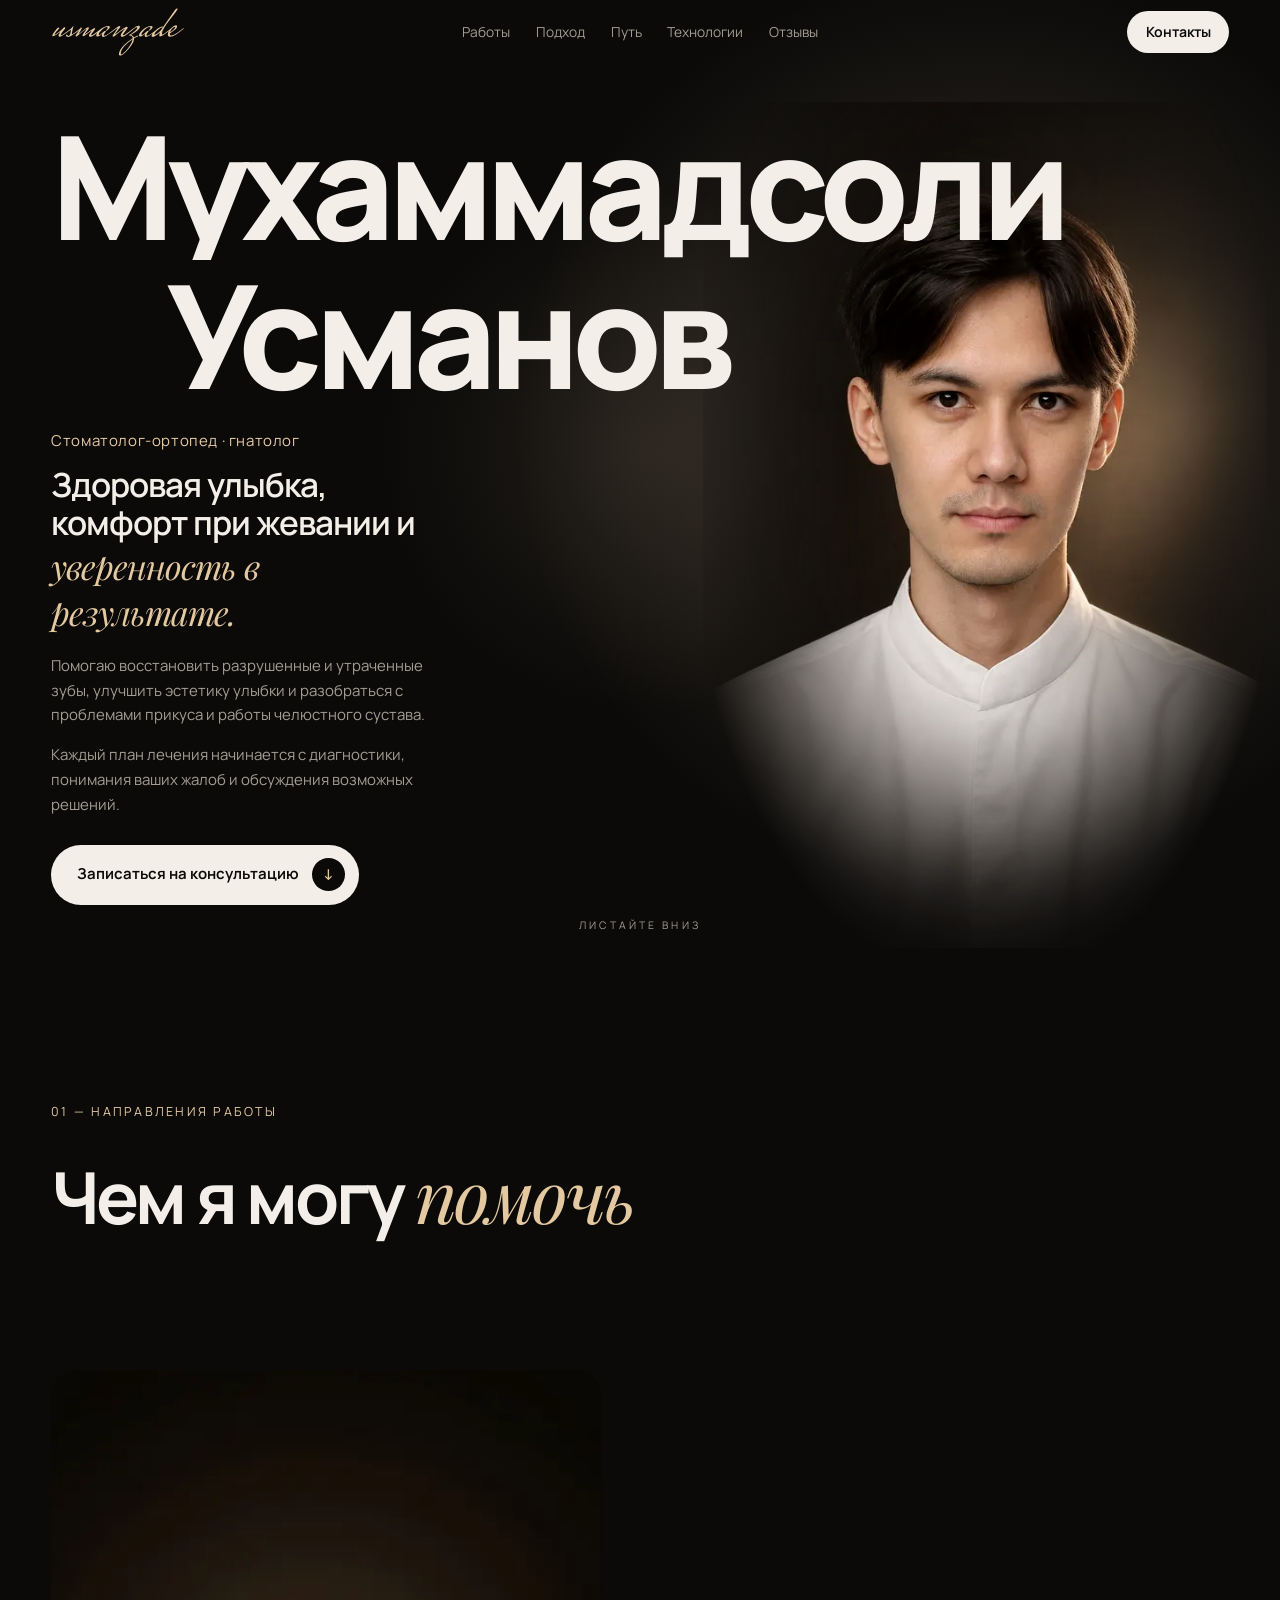
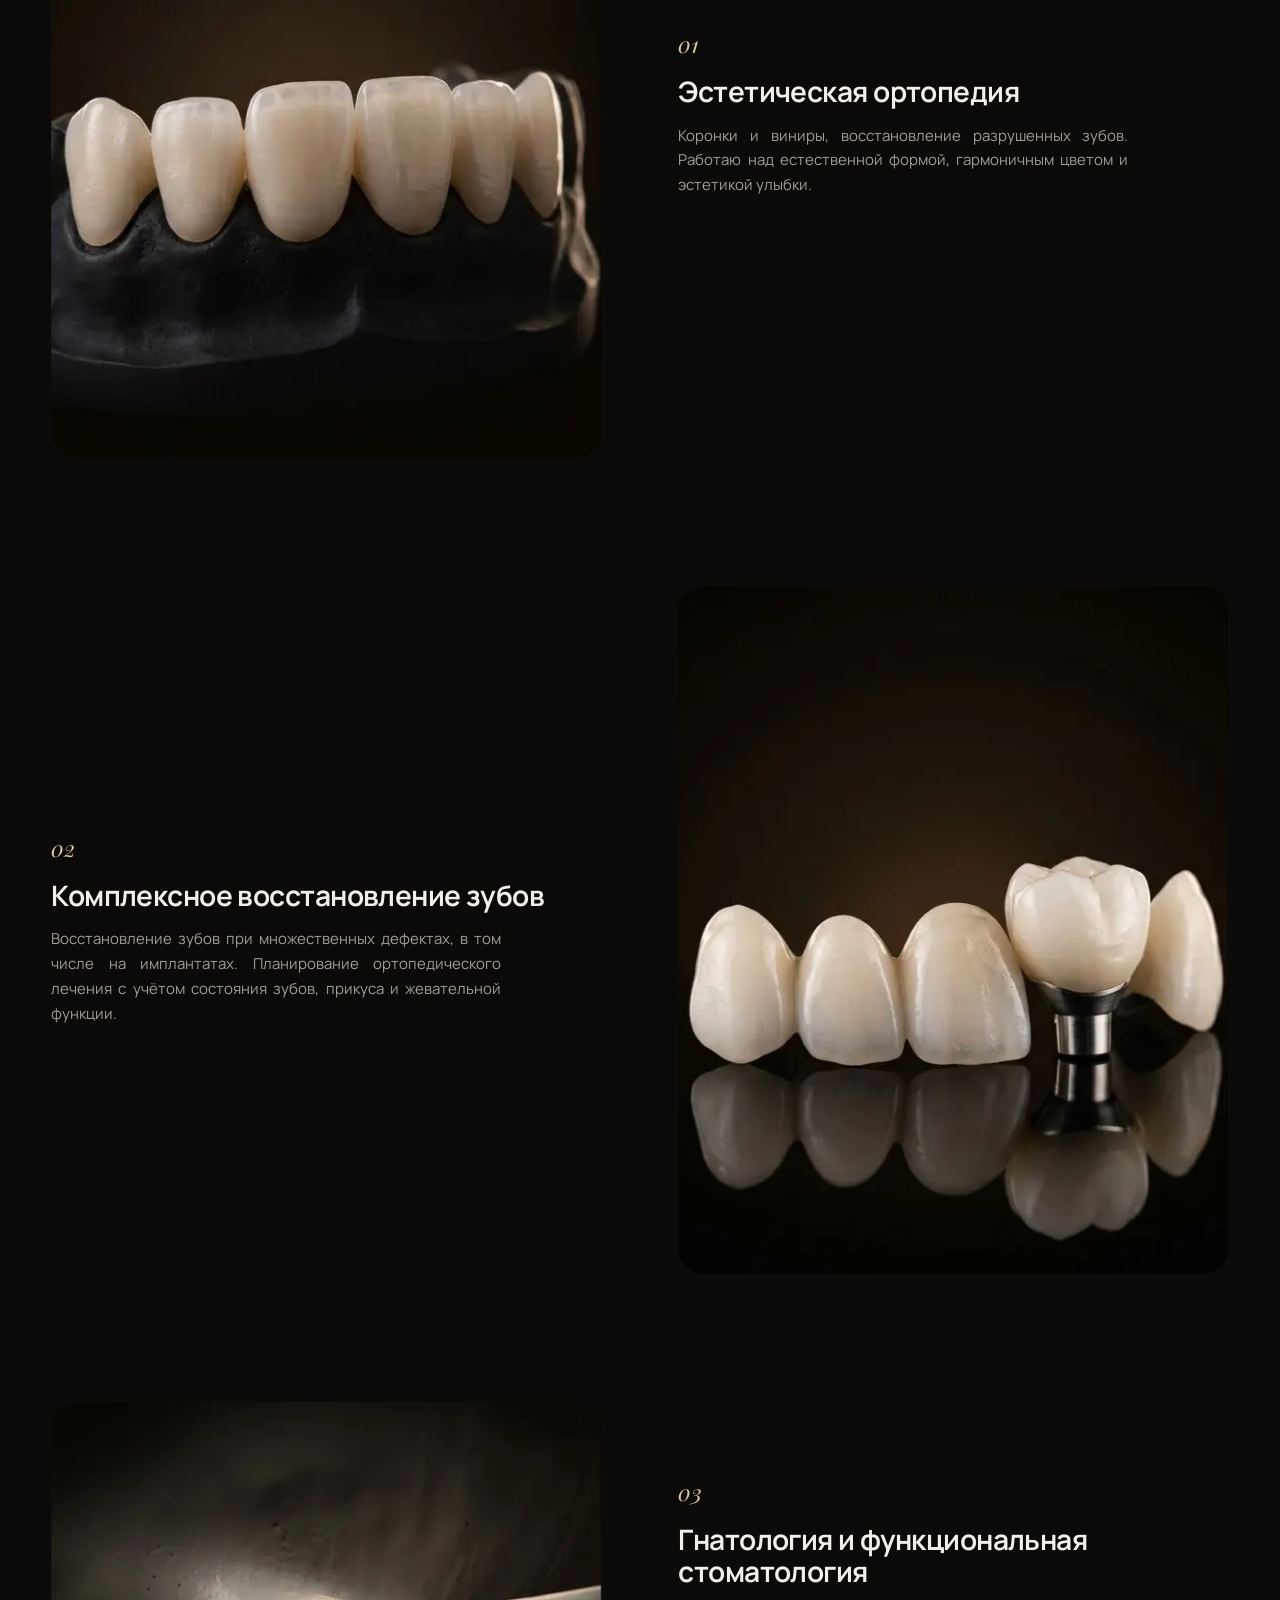
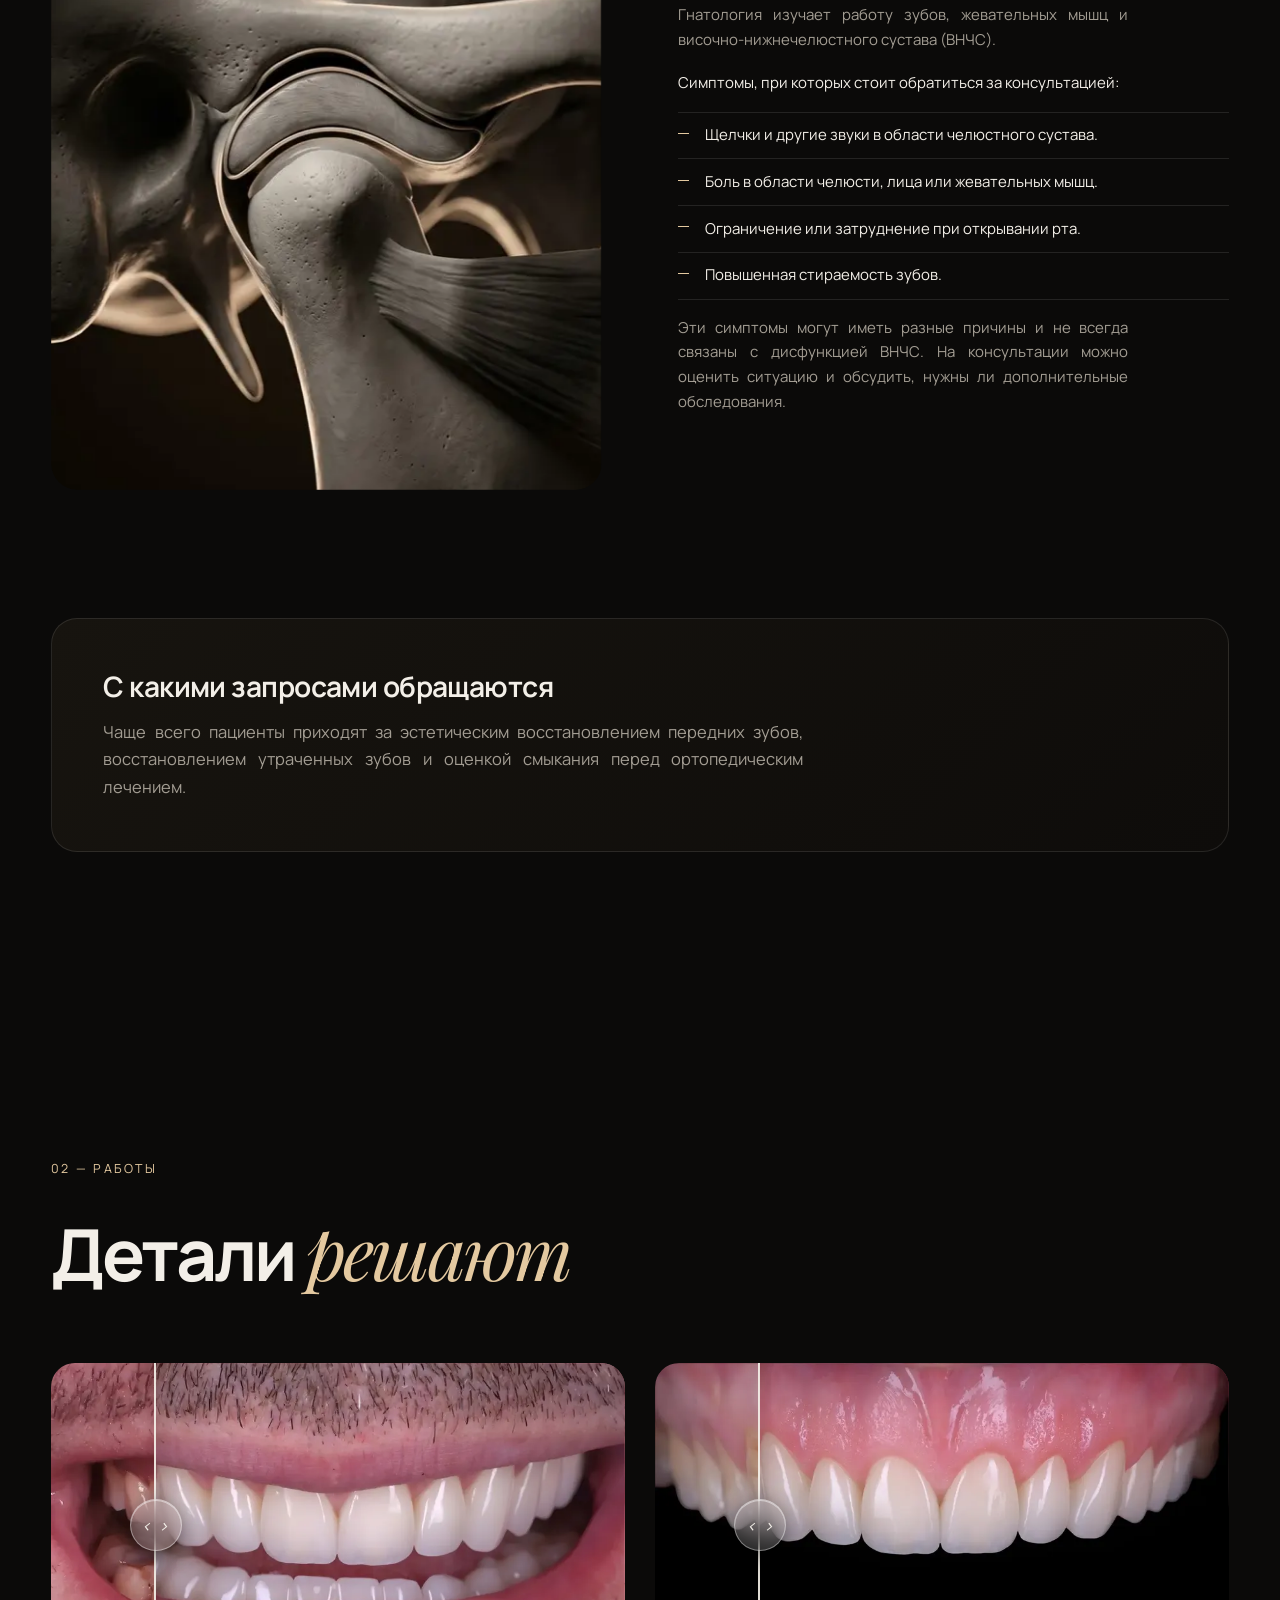
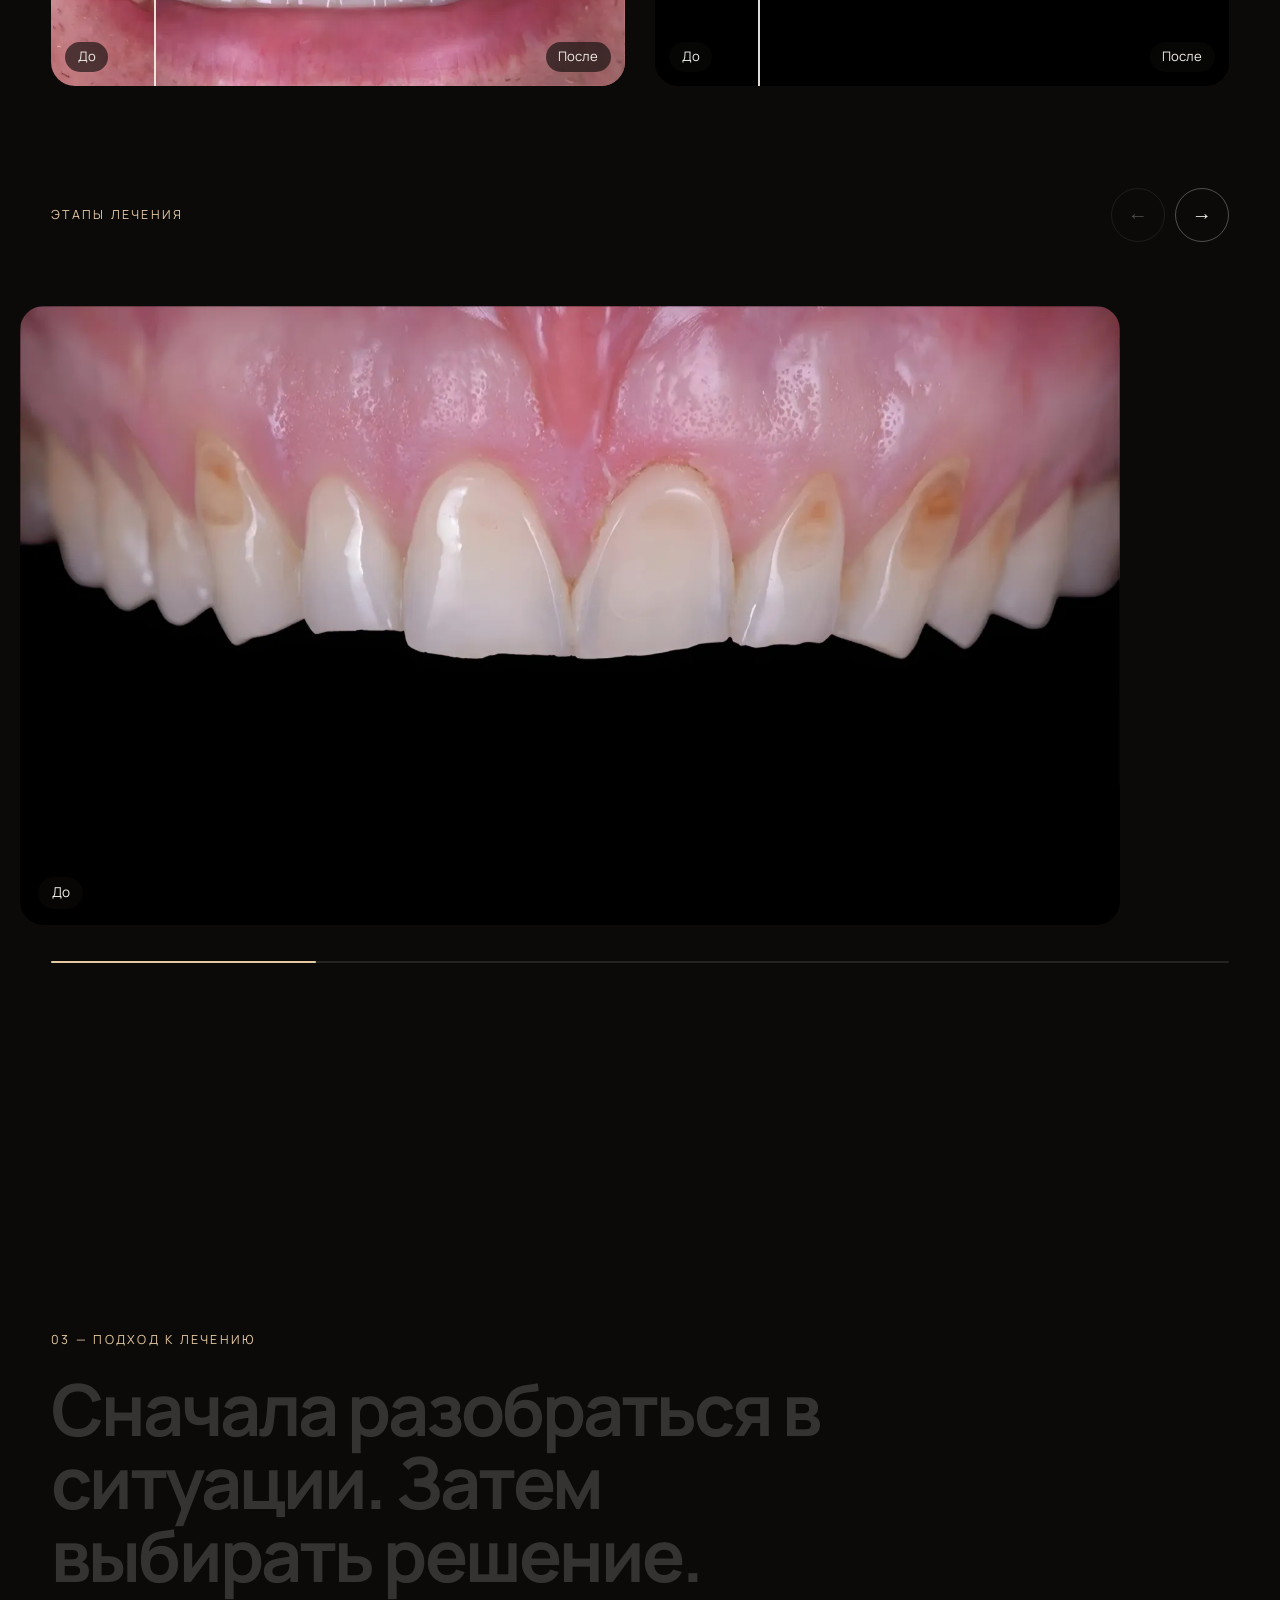
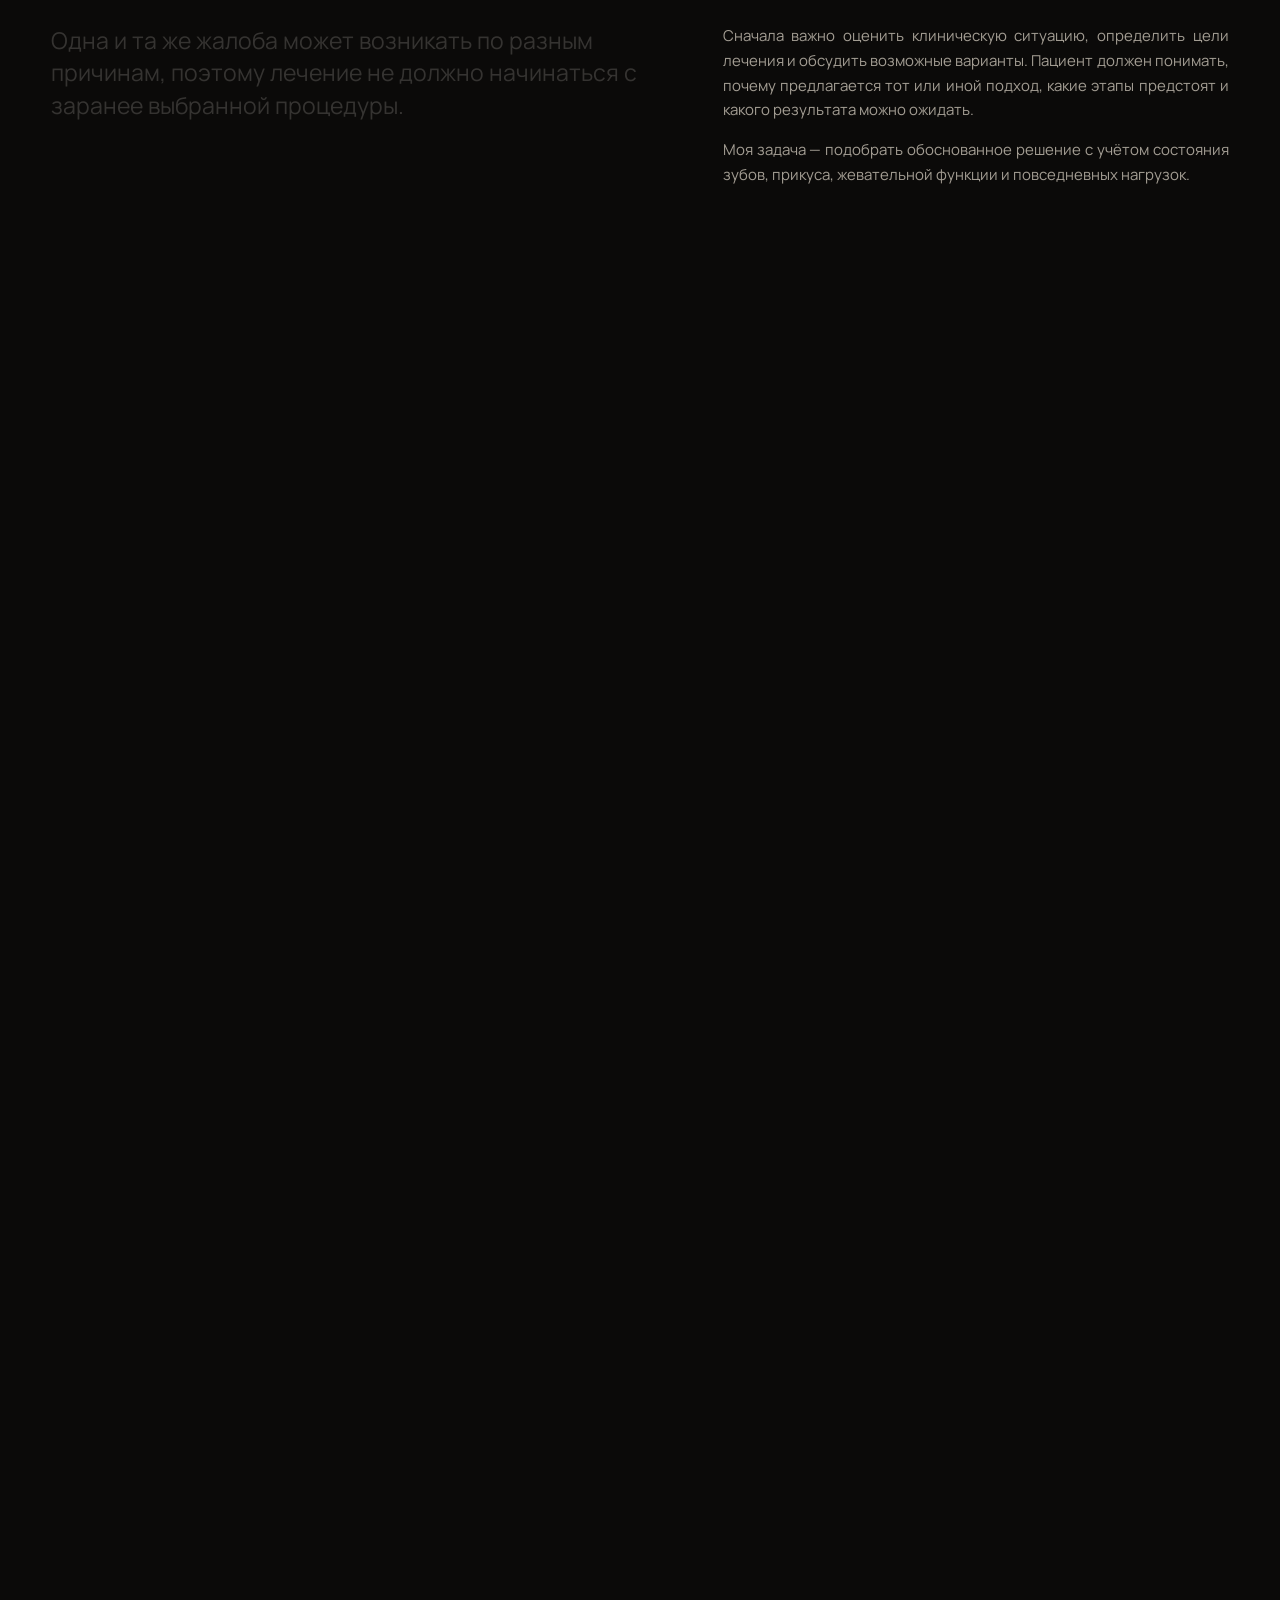
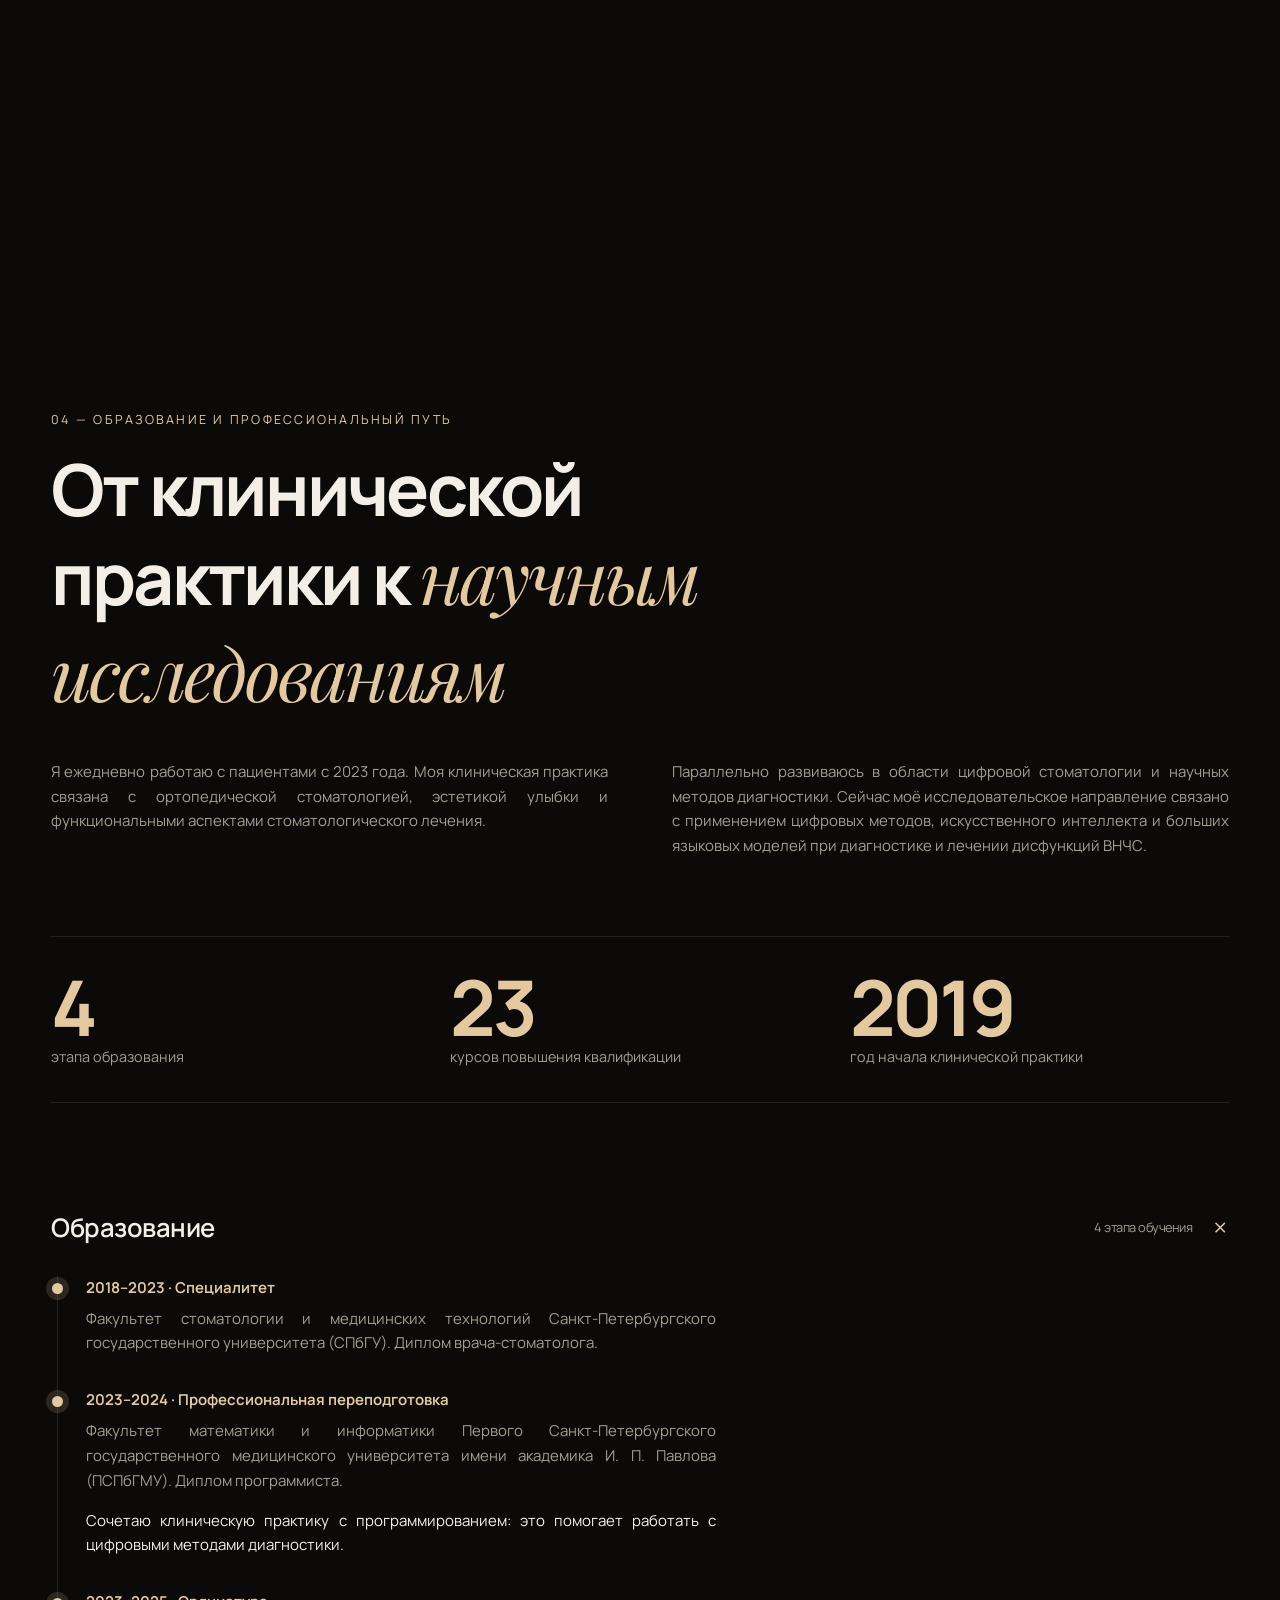
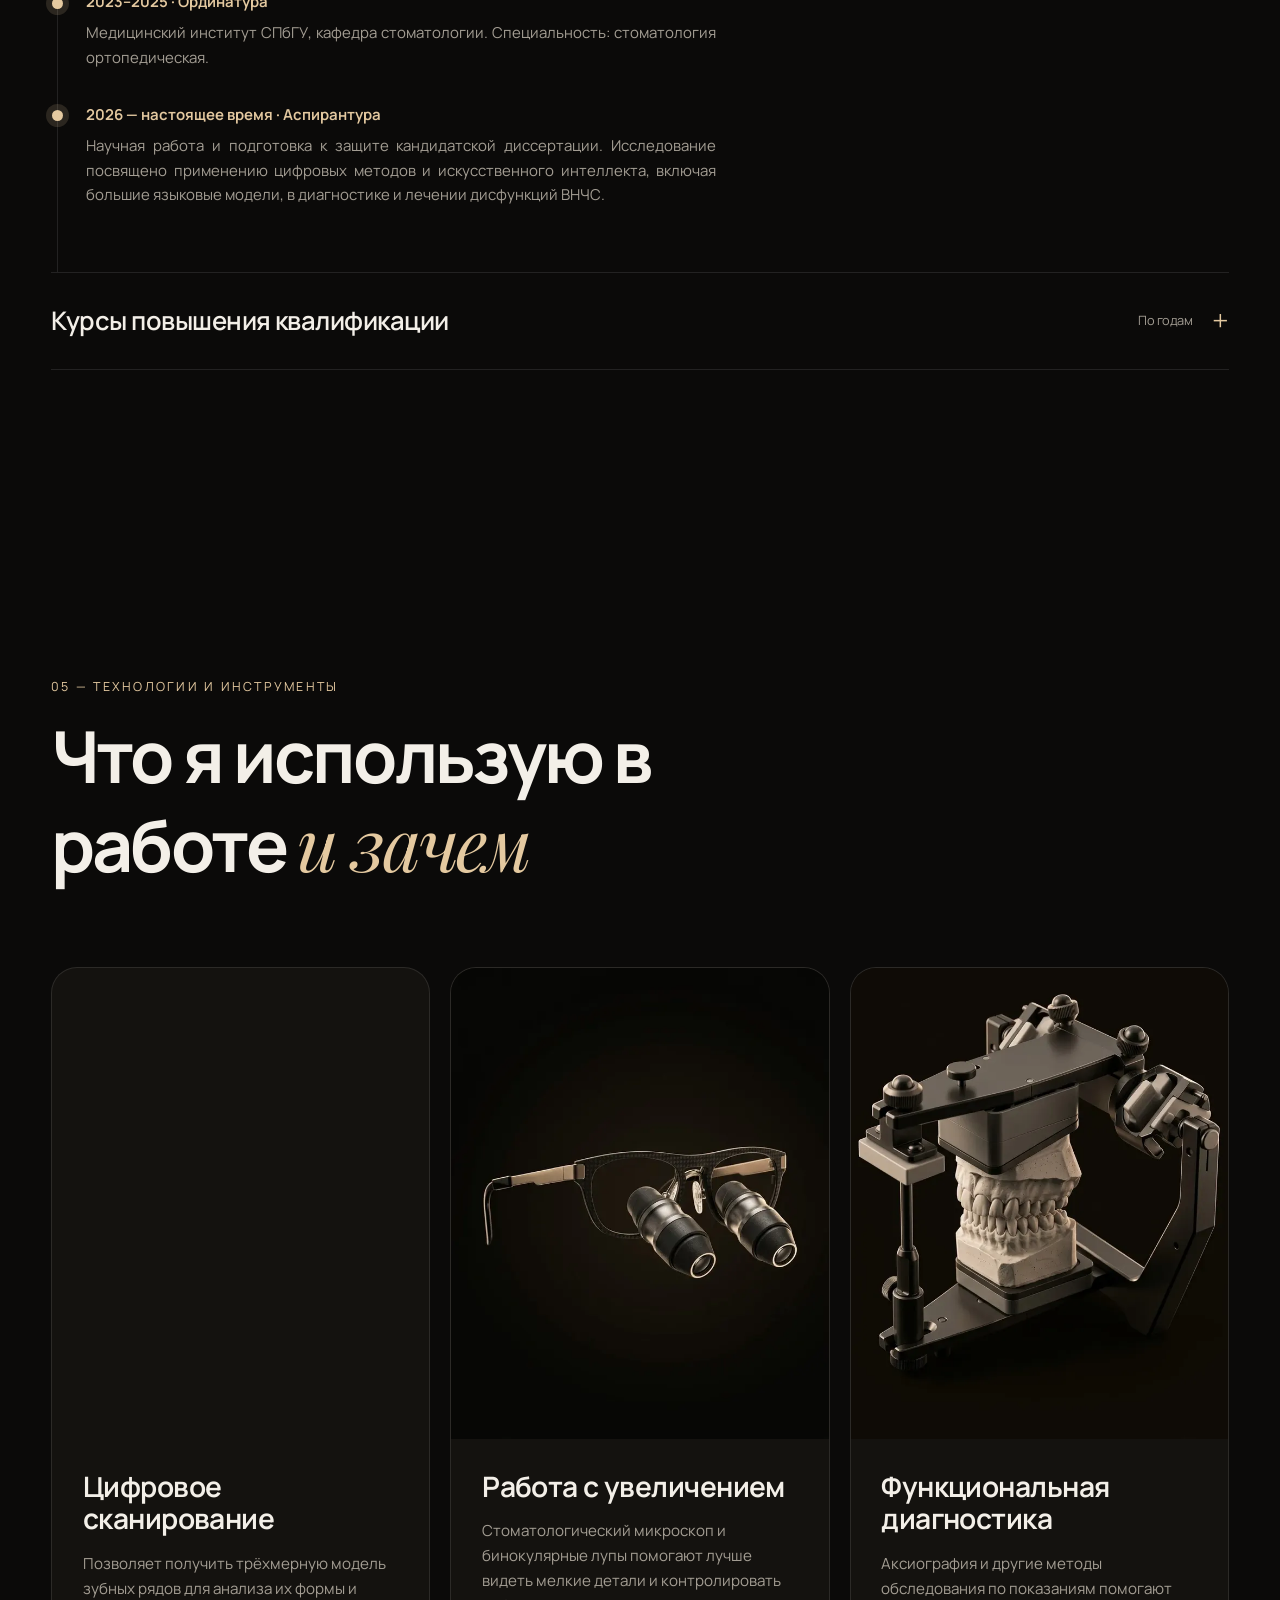
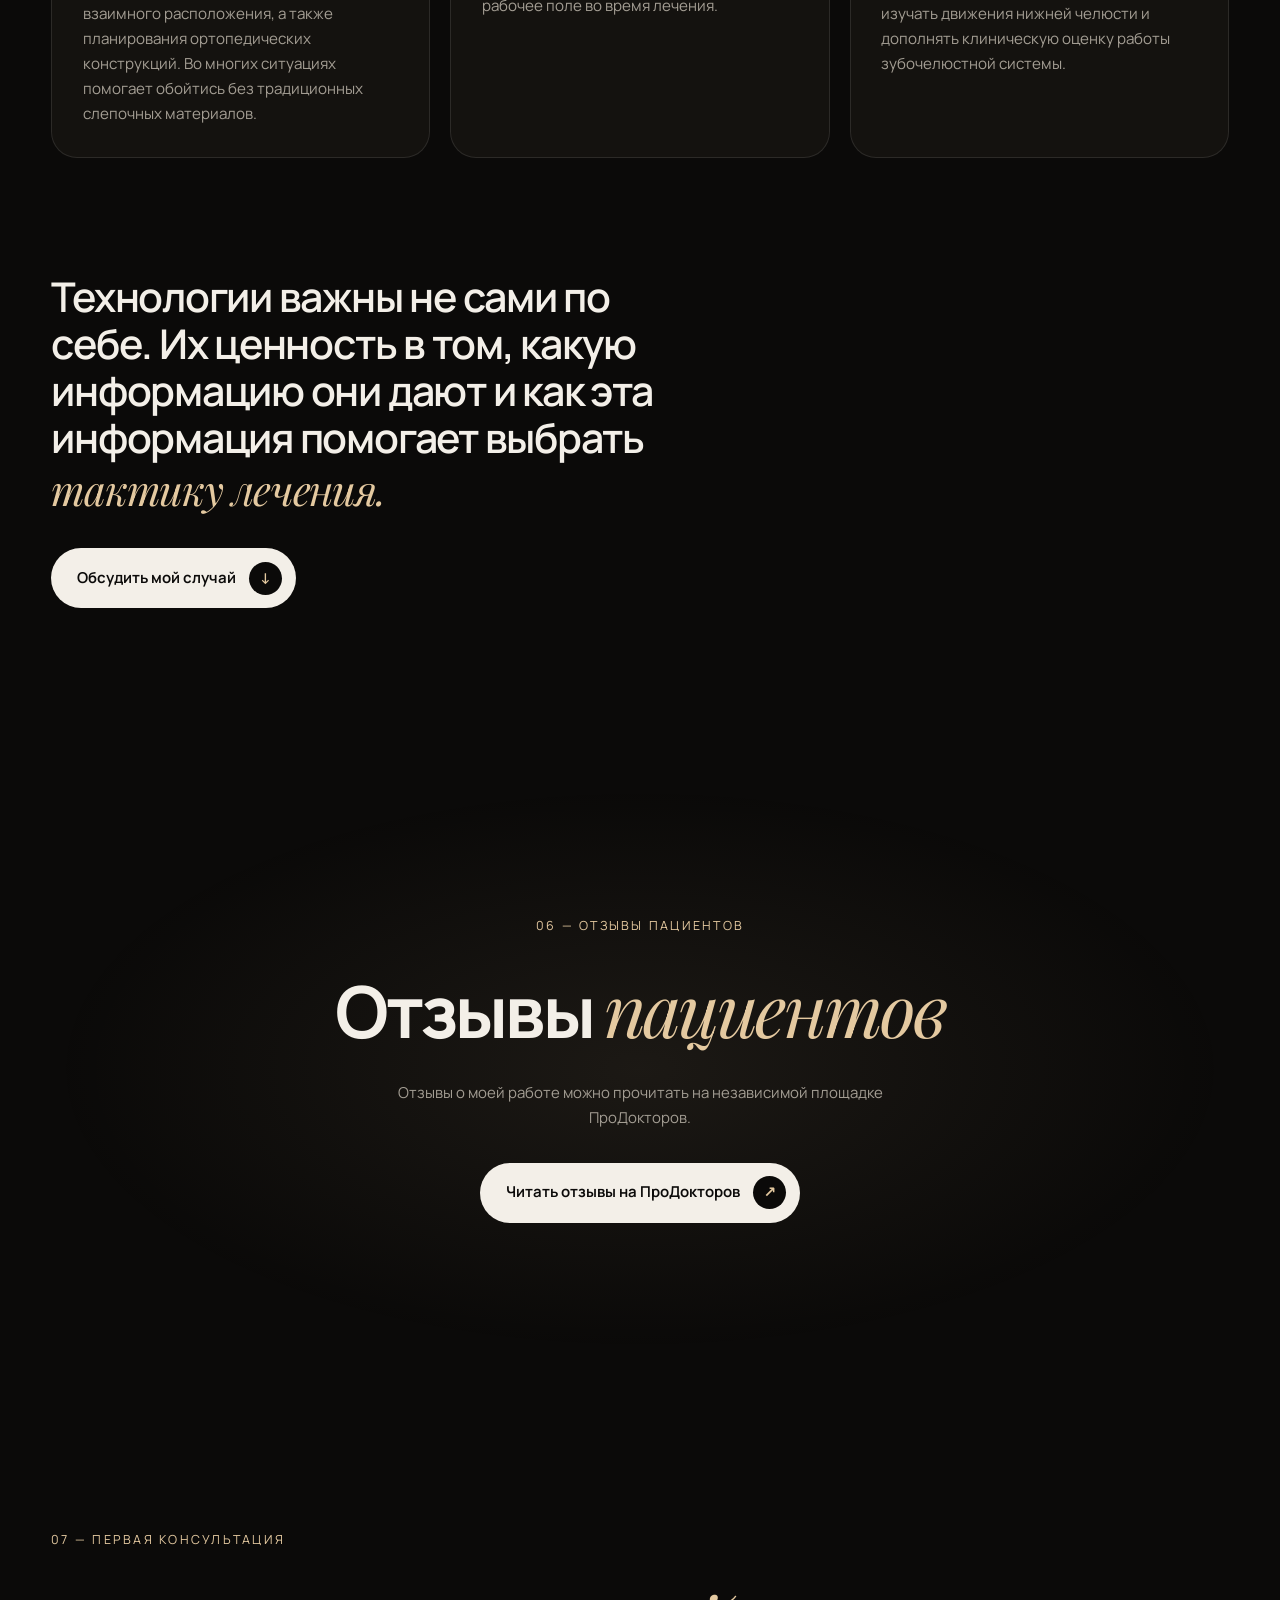
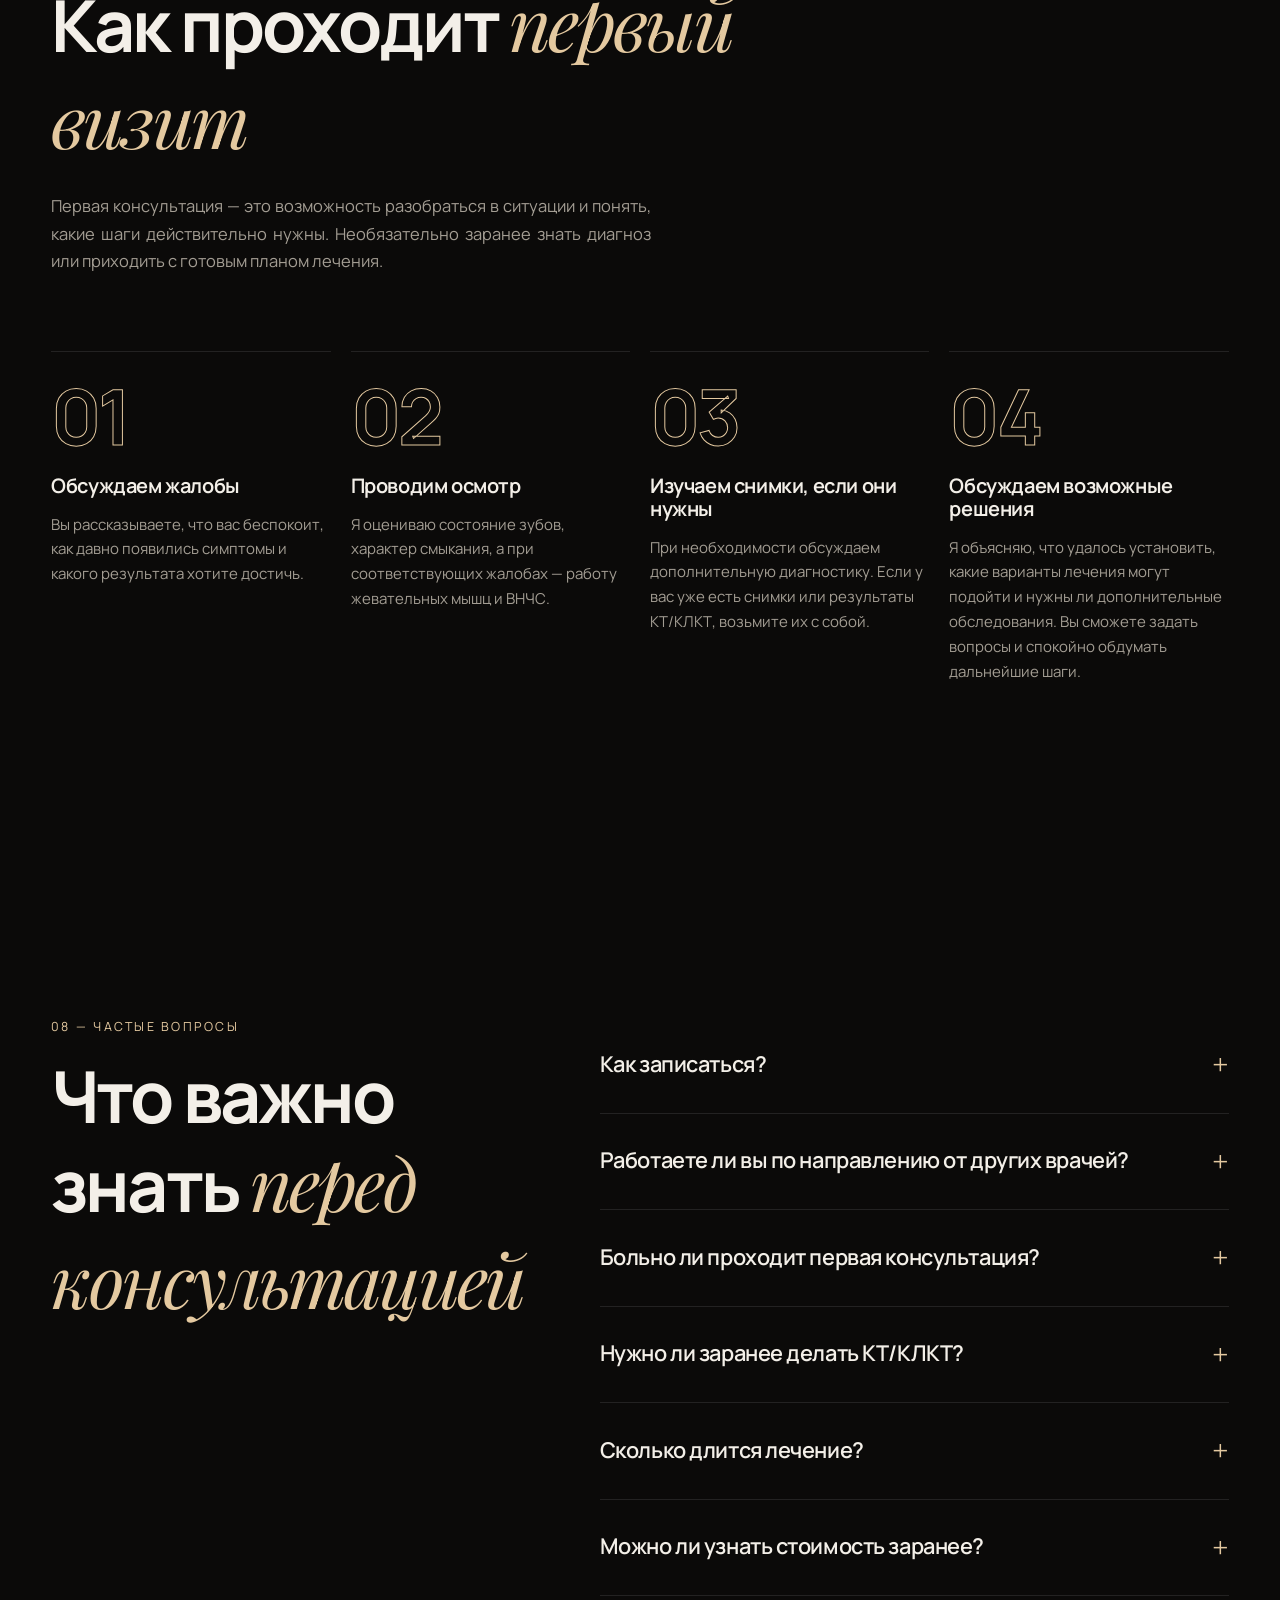
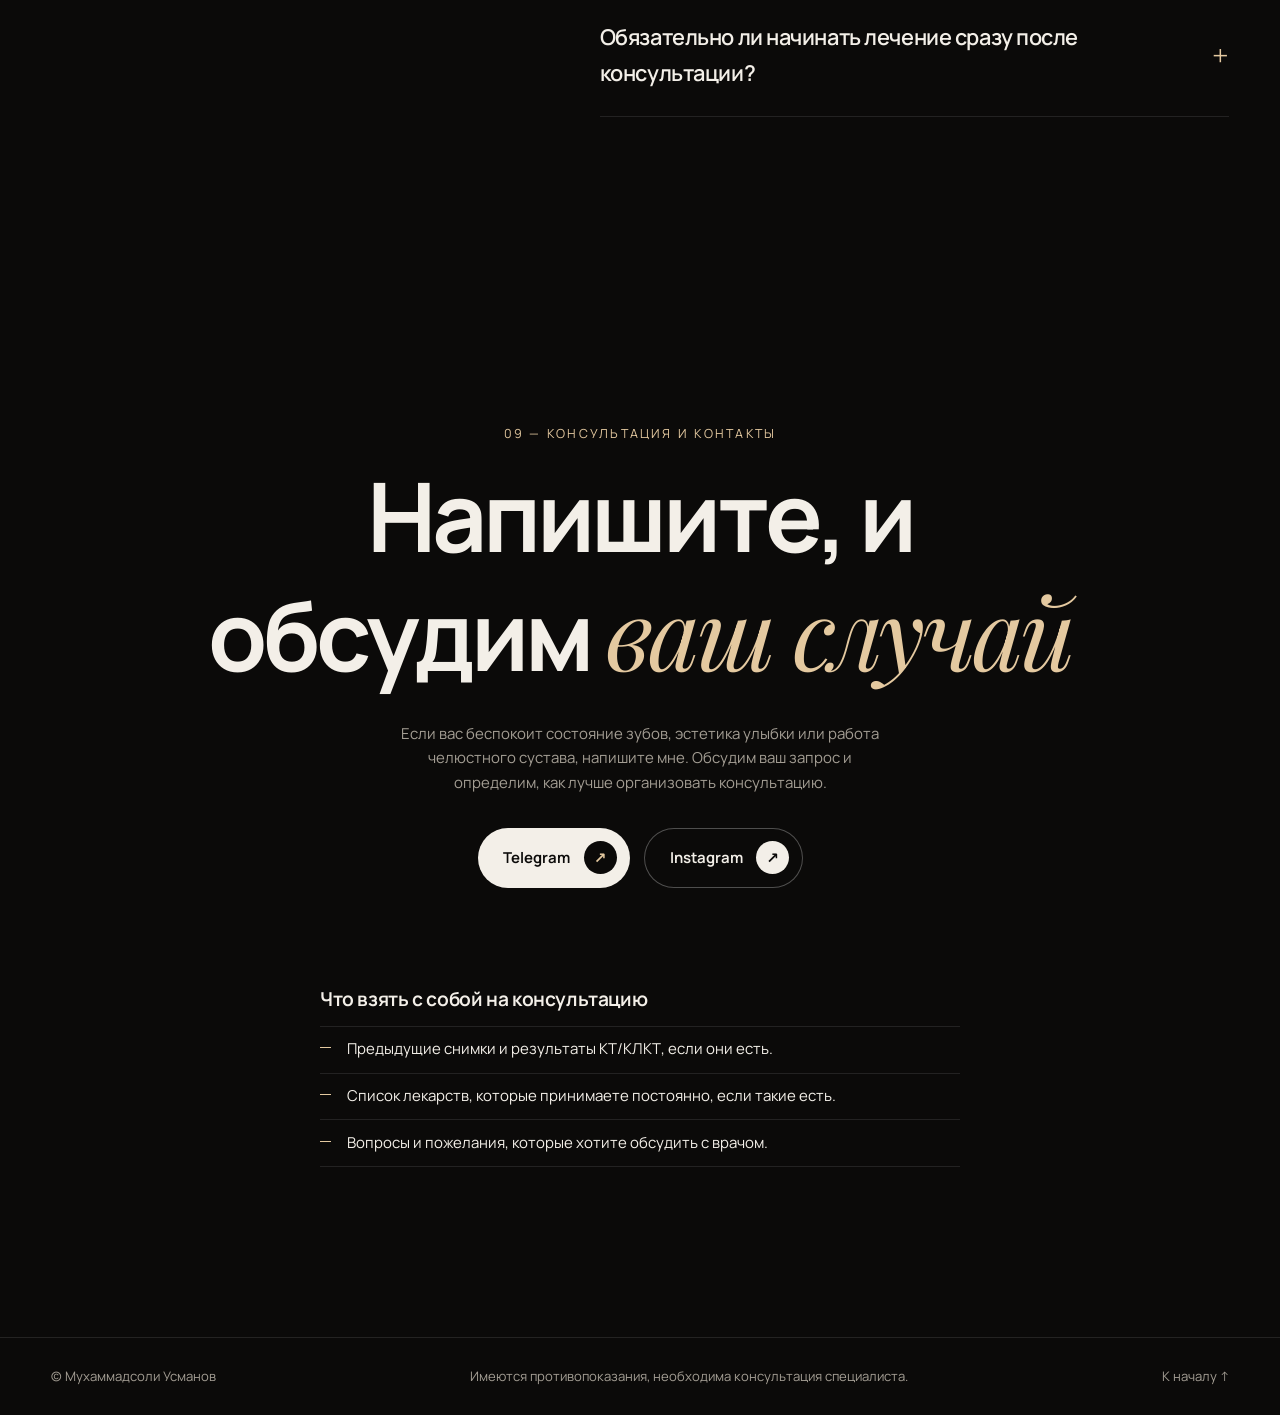
<file: index.html>
<!doctype html>
<html lang="ru">
  <head>
    <meta charset="utf-8" />
    <meta name="viewport" content="width=device-width,initial-scale=1,viewport-fit=cover" />
    <title>Мухаммадсоли Усманов — стоматолог-ортопед, гнатолог в Санкт-Петербурге</title>
    <meta
      name="description"
      content="Стоматолог-ортопед и гнатолог в Санкт-Петербурге. Эстетическая ортопедия, восстановление зубов, диагностика прикуса и работы височно-нижнечелюстного сустава."
    />
    <meta name="theme-color" content="#0b0a09" />
    <meta property="og:type" content="website" />
    <meta property="og:locale" content="ru_RU" />
    <meta property="og:title" content="Мухаммадсоли Усманов — стоматолог-ортопед, гнатолог" />
    <meta
      property="og:description"
      content="Эстетика улыбки, восстановление зубов, прикус и ВНЧС. Санкт-Петербург."
    />
    <link rel="canonical" href="https://usmanzade.github.io/doctor/" />
    <meta property="og:url" content="https://usmanzade.github.io/doctor/" />
    <meta property="og:image" content="https://usmanzade.github.io/doctor/assets/og.jpg" />
    <meta name="twitter:card" content="summary_large_image" />
    <meta name="twitter:image" content="https://usmanzade.github.io/doctor/assets/og.jpg" />
    <link rel="icon" href="assets/favicon.svg" type="image/svg+xml" />
    <link rel="icon" href="assets/favicon-32.png" sizes="32x32" type="image/png" />
    <link rel="apple-touch-icon" href="assets/apple-touch-icon.png" />
    <link
      rel="preload"
      href="fonts/manrope-cyrillic-wght-normal.woff2"
      as="font"
      type="font/woff2"
      crossorigin
    />
    <link rel="stylesheet" href="styles.css" />
    <noscript
      ><style>
        [data-reveal],
        [data-reveal-lines] .reveal-line > span,
        .image-frame {
          opacity: 1 !important;
          transform: none !important;
          clip-path: none !important;
        }
      </style></noscript
    >
    <script type="application/ld+json">
      {
        "@context": "https://schema.org",
        "@type": "Physician",
        "url": "https://usmanzade.github.io/doctor/",
        "name": "Мухаммадсоли Усманов",
        "medicalSpecialty": "Dentistry",
        "jobTitle": "Стоматолог-ортопед, гнатолог",
        "address": {
          "@type": "PostalAddress",
          "addressLocality": "Санкт-Петербург",
          "addressCountry": "RU"
        },
        "sameAs": [
          "https://prodoctorov.ru/spb/vrach/1160850-usmonov/",
          "https://instagram.com/dr.usmanzade",
          "https://t.me/dr_usmanovm"
        ]
      }
    </script>
  </head>
  <body>
    <i id="scroll-progress"></i>
    <div id="cursor-glow"></div>
    <header id="site-header">
      <div class="container header-inner">
        <a class="logo" href="#top" aria-label="usmanzade"
          ><svg
            class="signature"
            viewBox="-30 -630 2891 1078"
            role="img"
            aria-label="usmanzade"
            fill="currentColor"
          >
            <path
              d="M132 -13Q132 -28 146.5 -52.0Q161 -76 162.0 -80.0Q163 -84 160.0 -84.0Q157 -84 151.5 -78.5Q146 -73 90.5 -36.5Q35 0 14 0Q0 0 0.0 -18.0Q0 -36 56.0 -111.0Q112 -186 135 -186Q140 -186 144.5 -181.5Q149 -177 149.0 -174.5Q149 -172 97.5 -113.0Q46 -54 46 -37Q46 -33 50 -33Q69 -33 132.0 -84.0Q195 -135 221.5 -163.0Q248 -191 263.0 -191.0Q278 -191 278 -178Q278 -170 272.0 -162.0Q266 -154 249.5 -133.5Q233 -113 219 -95Q180 -45 180.0 -32.5Q180 -20 190.5 -20.0Q201 -20 242 -48Q318 -98 381 -149L403 -167Q410 -172 415.0 -172.0Q420 -172 420 -166V-163Q424 -163 366.5 -119.0Q309 -75 243.5 -31.0Q178 13 161 13Q132 13 132 -13ZM599 -166Q607 -171 612.5 -171.0Q618 -171 618 -164V-162Q541 -97 455.5 -40.0Q370 17 347.0 17.0Q324 17 308.5 8.5Q293 0 293.0 -11.0Q293 -22 299.0 -29.5Q305 -37 310.0 -37.0Q315 -37 326.5 -21.5Q338 -6 349 -6Q372 -6 385.0 -55.0Q398 -104 398.0 -122.5Q398 -141 395.5 -141.0Q393 -141 391 -139L362 -116L358 -131Q421 -181 431 -198Q437 -214 448 -214Q455 -214 455.0 -209.0Q455 -204 448.0 -187.5Q441 -171 429.5 -113.0Q418 -55 418.0 -46.0Q418 -37 423 -37Q493 -80 571 -144ZM605 -174 603 -185Q603 -190 624 -190Q636 -190 636.0 -175.0Q636 -160 601.5 -108.5Q567 -57 567.0 -55.0Q567 -53 571.0 -53.0Q575 -53 663.5 -123.0Q752 -193 770.0 -193.0Q788 -193 788.0 -180.5Q788 -168 778.0 -152.5Q768 -137 736.0 -96.5Q704 -56 702.0 -53.0Q700 -50 700.0 -46.0Q700 -42 706.5 -42.0Q713 -42 805.0 -110.0Q897 -178 910.0 -178.0Q923 -178 923 -167Q923 -147 879.0 -97.0Q835 -47 835.0 -33.5Q835 -20 845.5 -20.0Q856 -20 898 -48Q973 -98 1036 -149L1058 -167Q1066 -172 1071.5 -172.0Q1077 -172 1077 -166V-163Q866 13 816 13Q787 13 787 -11Q787 -31 816.0 -70.0Q845 -109 845.0 -112.5Q845 -116 842.5 -116.0Q840 -116 760.5 -59.0Q681 -2 666 -2Q659 -2 654.0 -7.5Q649 -13 649 -19Q649 -37 692 -92Q735 -146 735 -151Q735 -156 729 -156Q722 -156 587 -46L537 -6Q524 5 517.5 5.0Q511 5 505.0 1.5Q499 -2 499.0 -9.0Q499 -16 516.5 -43.0Q534 -70 562 -109Q605 -167 605 -174ZM1160 -120Q1154 -120 1154.0 -124.5Q1154 -129 1161 -135Q1194 -162 1194 -184Q1194 -198 1169 -200Q1124 -199 1061.5 -135.0Q999 -71 999 -39Q999 -28 1011.5 -28.0Q1024 -28 1045 -45Q1064 -57 1116 -105Q1128 -117 1139 -117Q1153 -117 1153 -104Q1153 -99 1150.0 -96.0Q1147 -93 1139.0 -83.5Q1131 -74 1125 -66Q1107 -40 1107 -32Q1107 -12 1123 -12Q1144 -12 1202.0 -50.5Q1260 -89 1308 -128L1356 -166Q1363 -171 1369.0 -171.0Q1375 -171 1375 -164V-162Q1298 -97 1212.5 -40.0Q1127 17 1100 17Q1068 17 1068 -17Q1068 -25 1071.0 -32.0Q1074 -39 1074.0 -42.0Q1074 -45 1072 -46Q1069 -46 1033.5 -19.0Q998 8 971.5 8.0Q945 8 945.0 -20.0Q945 -48 982.5 -95.5Q1020 -143 1083.0 -182.0Q1146 -221 1206 -221Q1220 -221 1229.5 -214.0Q1239 -207 1239.0 -192.5Q1239 -178 1210.0 -149.0Q1181 -120 1160 -120ZM1763 -163Q1552 13 1502 13Q1473 13 1473.0 -11.0Q1473 -35 1494.5 -68.0Q1516 -101 1537.5 -126.5Q1559 -152 1559.0 -157.0Q1559 -162 1556 -162Q1463 -100 1445.5 -86.0Q1428 -72 1388.5 -40.0Q1349 -8 1337.0 0.0Q1325 8 1311 8Q1297 8 1297 -4Q1297 -18 1353 -92Q1407 -166 1407 -175Q1407 -177 1403.5 -177.0Q1400 -177 1317 -116L1313 -131Q1384 -188 1409.0 -204.0Q1434 -220 1449.5 -220.0Q1465 -220 1465 -205Q1465 -195 1408.5 -123.5Q1352 -52 1352.0 -46.5Q1352 -41 1355.5 -41.0Q1359 -41 1469.5 -121.5Q1580 -202 1604 -202Q1611 -202 1617.5 -196.5Q1624 -191 1624 -186Q1624 -174 1571.0 -106.5Q1518 -39 1518.0 -30.0Q1518 -21 1530.5 -21.0Q1543 -21 1584 -48Q1659 -97 1722 -149L1744 -167Q1751 -172 1757.0 -172.0Q1763 -172 1763 -166ZM1485 392Q1509 392 1565.0 336.0Q1621 280 1672.0 200.5Q1723 121 1730 66Q1627 133 1550.5 217.5Q1474 302 1474 377Q1474 392 1485 392ZM1840 6Q1807 18 1763 46V51Q1763 111 1701.0 201.0Q1639 291 1566.5 354.5Q1494 418 1460 418Q1434 418 1434 389Q1434 347 1462.5 297.5Q1491 248 1537 202Q1627 109 1732 43Q1727 -9 1665 -13Q1650 -13 1650 -22Q1650 -25 1664.0 -33.5Q1678 -42 1709.0 -61.0Q1740 -80 1786.0 -119.5Q1832 -159 1832 -182Q1832 -193 1822 -193Q1799 -193 1734 -141L1703 -116L1699 -131Q1711 -140 1726 -152Q1816 -226 1860 -226Q1887 -226 1887 -197Q1887 -138 1705 -37Q1697 -33 1697.0 -29.0Q1697 -25 1699 -25Q1749 -12 1760 26Q1783 12 1809.5 -0.5Q1836 -13 1844.0 -13.0Q1852 -13 1852.0 -6.0Q1852 1 1840 6ZM2082 -120Q2076 -120 2076.0 -124.5Q2076 -129 2083 -135Q2116 -162 2116 -184Q2116 -198 2091 -200Q2046 -199 1983.5 -135.0Q1921 -71 1921 -39Q1921 -28 1933.5 -28.0Q1946 -28 1967 -45Q1986 -57 2038 -105Q2050 -117 2061 -117Q2075 -117 2075 -104Q2075 -99 2072.0 -96.0Q2069 -93 2061.0 -83.5Q2053 -74 2047 -66Q2029 -40 2029 -32Q2029 -12 2045 -12Q2066 -12 2124.0 -50.5Q2182 -89 2230 -128L2278 -166Q2285 -171 2291.0 -171.0Q2297 -171 2297 -164V-162Q2220 -97 2134.5 -40.0Q2049 17 2022 17Q1990 17 1990 -17Q1990 -25 1993.0 -32.0Q1996 -39 1996.0 -42.0Q1996 -45 1994 -46Q1991 -46 1955.5 -19.0Q1920 8 1893.5 8.0Q1867 8 1867.0 -20.0Q1867 -48 1904.5 -95.5Q1942 -143 2005.0 -182.0Q2068 -221 2128 -221Q2142 -221 2151.5 -214.0Q2161 -207 2161.0 -192.5Q2161 -178 2132.0 -149.0Q2103 -120 2082 -120ZM2351 -143 2383 -192Q2380 -193 2377 -193Q2335 -193 2267.0 -129.0Q2199 -65 2199 -39Q2199 -32 2207 -32Q2232 -32 2283.0 -74.5Q2334 -117 2351 -143ZM2574 -162Q2366 6 2322 6Q2305 6 2305.0 -14.0Q2305 -34 2320 -81Q2320 -82 2318 -82Q2203 13 2165 13Q2139 13 2139 -6Q2139 -48 2229.5 -129.0Q2320 -210 2374 -210Q2381 -210 2389 -200Q2412 -234 2647 -569Q2672 -600 2687.5 -600.0Q2703 -600 2703 -590Q2703 -565 2531 -354Q2467 -274 2413.5 -187.5Q2360 -101 2360 -56Q2360 -37 2371 -37Q2384 -37 2417 -60Q2485 -109 2536 -150L2555 -166Q2562 -171 2568.0 -171.0Q2574 -171 2574 -164ZM2812 -166Q2819 -171 2825.0 -171.0Q2831 -171 2831 -164V-162Q2727 -76 2658.0 -33.0Q2589 10 2533 10Q2488 10 2488 -34Q2488 -99 2554.0 -167.5Q2620 -236 2665 -236Q2690 -236 2690 -208Q2685 -153 2532 -60V-50Q2532 -17 2566.5 -17.0Q2601 -17 2641 -40Q2719 -86 2787 -145ZM2639 -205Q2617 -205 2582.5 -168.0Q2548 -131 2536 -84Q2584 -113 2617.0 -145.5Q2650 -178 2650.0 -191.5Q2650 -205 2639 -205Z"
            /></svg
        ></a>
        <nav>
          <a href="#works">Работы</a><a href="#approach">Подход</a><a href="#education">Путь</a
          ><a href="#technology">Технологии</a><a href="#reviews">Отзывы</a>
        </nav>
        <a class="button button-small magnetic" href="#contact">Контакты</a>
      </div>
    </header>

    <main id="top">
      <section class="hero">
        <div class="hero-portrait">
          <img
            src="assets/portrait.webp"
            srcset="assets/portrait-s.webp 640w, assets/portrait.webp 1024w"
            sizes="(max-width:860px) 62vw, 640px"
            alt="Мухаммадсоли Усманов, стоматолог-ортопед"
            fetchpriority="high"
          />
        </div>
        <div class="container hero-content">
          <h1 data-reveal-lines>
            <span class="reveal-line" style="--delay: 100"><span>Мухаммадсоли</span></span
            ><span class="reveal-line name-offset" style="--delay: 250"><span>Усманов</span></span
            ><span class="visually-hidden">— стоматолог-ортопед, гнатолог, Санкт-Петербург</span>
          </h1>
          <p class="role" data-reveal style="--delay: 500">Стоматолог-ортопед · гнатолог</p>
          <h2 class="hero-tagline" data-reveal style="--delay: 650">
            Здоровая улыбка, комфорт при жевании и <em>уверенность в результате.</em>
          </h2>
          <div class="hero-body">
            <div data-reveal style="--delay: 800">
              <p>
                Помогаю восстановить разрушенные и утраченные зубы, улучшить эстетику улыбки и
                разобраться с проблемами прикуса и работы челюстного сустава.
              </p>
              <p>
                Каждый план лечения начинается с диагностики, понимания ваших жалоб и обсуждения
                возможных решений.
              </p>
            </div>
            <a class="button magnetic" data-reveal style="--delay: 950" href="#contact"
              >Записаться на консультацию<i>↓</i></a
            >
          </div>
        </div>
        <div class="scroll-hint">Листайте вниз</div>
      </section>

      <section id="directions">
        <div class="container">
          <p class="eyebrow" data-reveal>01 — Направления работы</p>
          <h2 class="section-title" data-reveal>Чем я могу <em>помочь</em></h2>
          <article class="direction-row">
            <div class="image-frame">
              <img
                data-parallax=".08"
                src="assets/dir-aesthetic.webp"
                srcset="assets/dir-aesthetic-s.webp 700w, assets/dir-aesthetic.webp 928w"
                sizes="(max-width:860px) 92vw, 600px"
                alt="Керамические виниры на моделях"
                loading="lazy"
              />
            </div>
            <div data-reveal>
              <span class="direction-number">01</span>
              <h3>Эстетическая ортопедия</h3>
              <p>
                Коронки и виниры, восстановление разрушенных зубов. Работаю над естественной формой,
                гармоничным цветом и эстетикой улыбки.
              </p>
            </div>
          </article>
          <article class="direction-row">
            <div class="image-frame">
              <img
                data-parallax=".08"
                src="assets/dir-restoration.webp"
                srcset="assets/dir-restoration-s.webp 700w, assets/dir-restoration.webp 928w"
                sizes="(max-width:860px) 92vw, 600px"
                alt="Восстановленные зубы"
                loading="lazy"
              />
            </div>
            <div data-reveal>
              <span class="direction-number">02</span>
              <h3>Комплексное восстановление зубов</h3>
              <p>
                Восстановление зубов при множественных дефектах, в том числе на имплантатах.
                Планирование ортопедического лечения с учётом состояния зубов, прикуса и жевательной
                функции.
              </p>
            </div>
          </article>
          <article class="direction-row">
            <div class="image-frame">
              <img
                data-parallax=".08"
                src="assets/dir-gnathology.webp"
                srcset="assets/dir-gnathology-s.webp 700w, assets/dir-gnathology.webp 928w"
                sizes="(max-width:860px) 92vw, 600px"
                alt="Височно-нижнечелюстной сустав"
                loading="lazy"
              />
            </div>
            <div data-reveal>
              <span class="direction-number">03</span>
              <h3>Гнатология и функциональная стоматология</h3>
              <p>
                Гнатология изучает работу зубов, жевательных мышц и височно-нижнечелюстного сустава
                (ВНЧС).
              </p>
              <p class="muted">Симптомы, при которых стоит обратиться за консультацией:</p>
              <ul class="check-list">
                <li>Щелчки и другие звуки в области челюстного сустава.</li>
                <li>Боль в области челюсти, лица или жевательных мышц.</li>
                <li>Ограничение или затруднение при открывании рта.</li>
                <li>Повышенная стираемость зубов.</li>
              </ul>
              <p>
                Эти симптомы могут иметь разные причины и не всегда связаны с дисфункцией ВНЧС. На
                консультации можно оценить ситуацию и обсудить, нужны ли дополнительные
                обследования.
              </p>
            </div>
          </article>
          <div class="requests-box" data-reveal>
            <h3>С какими запросами обращаются</h3>
            <p>
              Чаще всего пациенты приходят за эстетическим восстановлением передних зубов,
              восстановлением утраченных зубов и оценкой смыкания перед ортопедическим лечением.
            </p>
          </div>
        </div>
      </section>

      <section id="works">
        <div class="container">
          <p class="eyebrow" data-reveal>02 — Работы</p>
          <h2 class="section-title" data-reveal>Детали <em>решают</em></h2>
        </div>
        <div class="container compare-grid">
          <figure class="compare" data-reveal>
            <div class="compare-frame">
              <img
                class="compare-before"
                src="assets/p1-before.webp"
                srcset="assets/p1-before-s.webp 900w, assets/p1-before.webp 1800w"
                sizes="(max-width:860px) 92vw, 640px"
                width="1800"
                height="1012"
                alt="До"
                loading="lazy"
                draggable="false"
              /><img
                class="compare-after"
                src="assets/p1-after.webp"
                srcset="assets/p1-after-s.webp 900w, assets/p1-after.webp 1800w"
                sizes="(max-width:860px) 92vw, 640px"
                width="1800"
                height="1012"
                alt="После"
                loading="lazy"
                draggable="false"
              /><span class="compare-label">До</span
              ><span class="compare-label is-right">После</span
              ><input
                type="range"
                min="0"
                max="100"
                step="0.1"
                value="50"
                aria-label="Сравнение: до и после"
              /><i class="compare-handle"></i>
            </div>
          </figure>
          <figure class="compare" data-reveal>
            <div class="compare-frame">
              <img
                class="compare-before"
                src="assets/p2-before.webp"
                srcset="assets/p2-before-s.webp 900w, assets/p2-before.webp 1800w"
                sizes="(max-width:860px) 92vw, 640px"
                width="1800"
                height="1012"
                alt="До"
                loading="lazy"
                draggable="false"
              /><img
                class="compare-after"
                src="assets/p2-after.webp"
                srcset="assets/p2-after-s.webp 900w, assets/p2-after.webp 1800w"
                sizes="(max-width:860px) 92vw, 640px"
                width="1800"
                height="1012"
                alt="После"
                loading="lazy"
                draggable="false"
              /><span class="compare-label">До</span
              ><span class="compare-label is-right">После</span
              ><input
                type="range"
                min="0"
                max="100"
                step="0.1"
                value="50"
                aria-label="Сравнение: до и после"
              /><i class="compare-handle"></i>
            </div>
          </figure>
        </div>
        <div class="container section-head-row stages-head">
          <p class="eyebrow" data-reveal>Этапы лечения</p>
          <div class="stages-controls" data-reveal>
            <button type="button" id="stages-prev" aria-label="Назад">←</button
            ><button type="button" id="stages-next" aria-label="Вперёд">→</button>
          </div>
        </div>
        <div class="stages-scroller" id="stages-scroller" tabindex="0" aria-label="Этапы лечения">
          <figure data-reveal-slide>
            <img
              src="assets/p2-before.webp"
              srcset="assets/p2-before-s.webp 900w, assets/p2-before.webp 1800w"
              sizes="(max-width:860px) 88vw, 1100px"
              width="1800"
              height="1012"
              alt="До"
              loading="lazy"
              draggable="false"
            />
            <figcaption>До</figcaption>
          </figure>
          <figure data-reveal-slide>
            <img
              src="assets/prep.webp"
              srcset="assets/prep-s.webp 900w, assets/prep.webp 1800w"
              sizes="(max-width:860px) 88vw, 1100px"
              width="1800"
              height="1012"
              alt="Препарирование"
              loading="lazy"
              draggable="false"
            />
            <figcaption>Препарирование</figcaption>
          </figure>
          <figure data-reveal-slide>
            <img
              src="assets/model.webp"
              srcset="assets/model-s.webp 900w, assets/model.webp 1800w"
              sizes="(max-width:860px) 88vw, 1100px"
              width="1800"
              height="1011"
              alt="Виниры на модели"
              loading="lazy"
              draggable="false"
            />
            <figcaption>Виниры на модели</figcaption>
          </figure>
          <figure data-reveal-slide>
            <img
              src="assets/fix.webp"
              srcset="assets/fix-s.webp 900w, assets/fix.webp 1800w"
              sizes="(max-width:860px) 88vw, 1100px"
              width="1800"
              height="1005"
              alt="Фиксация"
              loading="lazy"
              draggable="false"
            />
            <figcaption>Фиксация</figcaption>
          </figure>
          <figure data-reveal-slide>
            <img
              src="assets/p2-after.webp"
              srcset="assets/p2-after-s.webp 900w, assets/p2-after.webp 1800w"
              sizes="(max-width:860px) 88vw, 1100px"
              width="1800"
              height="1012"
              alt="После"
              loading="lazy"
              draggable="false"
            />
            <figcaption>После</figcaption>
          </figure>
        </div>
        <div class="container">
          <div class="stages-bar"><i id="stages-progress"></i></div>
        </div>
      </section>

      <section id="approach" class="pinned-statement">
        <div class="sticky-stage">
          <div class="container">
            <p class="eyebrow">03 — Подход к лечению</p>
            <h2 class="section-title word-light">
              Сначала разобраться в ситуации. Затем выбирать решение.
            </h2>
            <div class="approach-columns">
              <p class="word-light">
                Одна и та же жалоба может возникать по разным причинам, поэтому лечение не должно
                начинаться с заранее выбранной процедуры.
              </p>
              <p class="muted" data-reveal>
                Сначала важно оценить клиническую ситуацию, определить цели лечения и обсудить
                возможные варианты. Пациент должен понимать, почему предлагается тот или иной
                подход, какие этапы предстоят и какого результата можно ожидать.
              </p>
              <p class="muted" data-reveal>
                Моя задача — подобрать обоснованное решение с учётом состояния зубов, прикуса,
                жевательной функции и повседневных нагрузок.
              </p>
            </div>
          </div>
        </div>
      </section>

      <section id="education">
        <div class="container">
          <p class="eyebrow" data-reveal>04 — Образование и профессиональный путь</p>
          <h2 class="section-title" data-reveal>
            От клинической практики к <em>научным исследованиям</em>
          </h2>
          <div class="two-columns">
            <p data-reveal>
              Я ежедневно работаю с пациентами с 2023 года. Моя клиническая практика связана с
              ортопедической стоматологией, эстетикой улыбки и функциональными аспектами
              стоматологического лечения.
            </p>
            <p data-reveal>
              Параллельно развиваюсь в области цифровой стоматологии и научных методов диагностики.
              Сейчас моё исследовательское направление связано с применением цифровых методов,
              искусственного интеллекта и больших языковых моделей при диагностике и лечении
              дисфункций ВНЧС.
            </p>
          </div>
          <div class="stats" data-reveal>
            <div><b data-count-to="4">0</b><span>этапа образования</span></div>
            <div>
              <b data-count-to="23" id="courses-count">0</b
              ><span>курсов повышения квалификации</span>
            </div>
            <div><b data-count-to="2023">0</b><span>год начала клинической практики</span></div>
          </div>
          <details class="accordion" open data-reveal>
            <summary>Образование <small>4 этапа обучения</small></summary>
            <div class="timeline">
              <div>
                <time>2018–2023 · Специалитет</time>
                <p>
                  Факультет стоматологии и медицинских технологий Санкт-Петербургского
                  государственного университета (СПбГУ). Диплом врача-стоматолога.
                </p>
              </div>
              <div>
                <time>2023–2024 · Профессиональная переподготовка</time>
                <p>
                  Факультет математики и информатики Первого Санкт-Петербургского государственного
                  медицинского университета имени академика И. П. Павлова (ПСПбГМУ). Диплом
                  программиста.
                </p>
                <p class="timeline-note">
                  Сочетаю клиническую практику с программированием: это помогает работать с
                  цифровыми методами диагностики.
                </p>
              </div>
              <div>
                <time>2023–2025 · Ординатура</time>
                <p>
                  Медицинский институт СПбГУ, кафедра стоматологии. Специальность: стоматология
                  ортопедическая.
                </p>
              </div>
              <div>
                <time>2026 — настоящее время · Аспирантура</time>
                <p>
                  Научная работа и подготовка к защите кандидатской диссертации. Исследование
                  посвящено применению цифровых методов и искусственного интеллекта, включая большие
                  языковые модели, в диагностике и лечении дисфункций ВНЧС.
                </p>
              </div>
            </div>
          </details>
          <details class="accordion" data-reveal>
            <summary>Курсы повышения квалификации <small>По годам</small></summary>
            <div id="courses"></div>
          </details>
        </div>
      </section>

      <section id="technology">
        <div class="container">
          <p class="eyebrow" data-reveal>05 — Технологии и инструменты</p>
          <h2 class="section-title" data-reveal>Что я использую в работе <em>и зачем</em></h2>
          <div class="tech-grid">
            <article class="tech-card" data-reveal>
              <canvas id="halftone-canvas"></canvas
              ><img class="fallback" src="assets/halftone.webp" alt="" loading="lazy" />
              <div class="tech-card-body">
                <h3>Цифровое сканирование</h3>
                <p>
                  Позволяет получить трёхмерную модель зубных рядов для анализа их формы и взаимного
                  расположения, а также планирования ортопедических конструкций. Во многих ситуациях
                  помогает обойтись без традиционных слепочных материалов.
                </p>
              </div>
            </article>
            <article class="tech-card" data-reveal>
              <img
                src="assets/tools.webp"
                srcset="assets/tools-s.webp 700w, assets/tools.webp 928w"
                sizes="(max-width:860px) 92vw, 420px"
                alt=""
                loading="lazy"
              />
              <div class="tech-card-body">
                <h3>Работа с увеличением</h3>
                <p>
                  Стоматологический микроскоп и бинокулярные лупы помогают лучше видеть мелкие
                  детали и контролировать рабочее поле во время лечения.
                </p>
              </div>
            </article>
            <article class="tech-card" data-reveal>
              <img
                src="assets/diag.webp"
                srcset="assets/diag-s.webp 700w, assets/diag.webp 928w"
                sizes="(max-width:860px) 92vw, 420px"
                alt=""
                loading="lazy"
              />
              <div class="tech-card-body">
                <h3>Функциональная диагностика</h3>
                <p>
                  Аксиография и другие методы обследования по показаниям помогают изучать движения
                  нижней челюсти и дополнять клиническую оценку работы зубочелюстной системы.
                </p>
              </div>
            </article>
          </div>
          <p class="closing-statement" data-reveal>
            Технологии важны не сами по себе. Их ценность в том, какую информацию они дают и как эта
            информация помогает выбрать <em>тактику лечения.</em>
          </p>
          <a class="button magnetic" data-reveal href="#contact">Обсудить мой случай<i>↓</i></a>
        </div>
      </section>

      <section id="reviews">
        <div class="container text-center">
          <p class="eyebrow" data-reveal>06 — Отзывы пациентов</p>
          <h2 class="section-title" data-reveal>Отзывы <em>пациентов</em></h2>
          <p class="muted" data-reveal>
            Отзывы о моей работе можно прочитать на независимой площадке ПроДокторов.
          </p>
          <a
            class="button magnetic"
            data-reveal
            href="https://prodoctorov.ru/spb/vrach/1160850-usmonov/"
            target="_blank"
            rel="noopener"
            >Читать отзывы на ПроДокторов<i>↗</i></a
          >
        </div>
      </section>

      <section id="first-visit">
        <div class="container">
          <p class="eyebrow" data-reveal>07 — Первая консультация</p>
          <h2 class="section-title" data-reveal>Как проходит <em>первый визит</em></h2>
          <p class="lead" data-reveal>
            Первая консультация — это возможность разобраться в ситуации и понять, какие шаги
            действительно нужны. Необязательно заранее знать диагноз или приходить с готовым планом
            лечения.
          </p>
          <div class="steps">
            <div data-reveal>
              <b>01</b>
              <h3>Обсуждаем жалобы</h3>
              <p>
                Вы рассказываете, что вас беспокоит, как давно появились симптомы и какого
                результата хотите достичь.
              </p>
            </div>
            <div data-reveal style="--delay: 100">
              <b>02</b>
              <h3>Проводим осмотр</h3>
              <p>
                Я оцениваю состояние зубов, характер смыкания, а при соответствующих жалобах —
                работу жевательных мышц и ВНЧС.
              </p>
            </div>
            <div data-reveal style="--delay: 200">
              <b>03</b>
              <h3>Изучаем снимки, если они нужны</h3>
              <p>
                При необходимости обсуждаем дополнительную диагностику. Если у вас уже есть снимки
                или результаты КТ/КЛКТ, возьмите их с собой.
              </p>
            </div>
            <div data-reveal style="--delay: 300">
              <b>04</b>
              <h3>Обсуждаем возможные решения</h3>
              <p>
                Я объясняю, что удалось установить, какие варианты лечения могут подойти и нужны ли
                дополнительные обследования. Вы сможете задать вопросы и спокойно обдумать
                дальнейшие шаги.
              </p>
            </div>
          </div>
        </div>
      </section>

      <section id="faq">
        <div class="container faq-layout">
          <div class="faq-heading">
            <p class="eyebrow" data-reveal>08 — Частые вопросы</p>
            <h2 class="section-title" data-reveal>Что важно знать <em>перед консультацией</em></h2>
          </div>
          <div class="faq-list">
            <details class="faq-item" data-reveal>
              <summary>Как записаться?</summary>
              <p>
                Напишите мне в Telegram или Instagram: обсудим ваш запрос и подберём удобное время
                консультации. Готовиться заранее не нужно, достаточно коротко описать, что вас
                беспокоит.
              </p>
            </details>
            <details class="faq-item" data-reveal>
              <summary>Работаете ли вы по направлению от других врачей?</summary>
              <p>
                Да. Если вас направил другой специалист, возьмите с собой его заключение и снимки,
                если они есть. Это поможет сразу понять, какой этап лечения нужен, и согласовать
                план с вашим врачом.
              </p>
            </details>
            <details class="faq-item" data-reveal>
              <summary>Больно ли проходит первая консультация?</summary>
              <p>
                Первичный осмотр и беседа безболезненны. Если потребуются дополнительные
                диагностические или лечебные процедуры, их необходимость и порядок проведения
                предварительно обсуждаются с вами.
              </p>
            </details>
            <details class="faq-item" data-reveal>
              <summary>Нужно ли заранее делать КТ/КЛКТ?</summary>
              <p>
                Нет, не обязательно. Необходимость исследования зависит от жалоб и клинической
                ситуации. Если КТ/КЛКТ или другие снимки уже сделаны, возьмите результаты с собой.
              </p>
            </details>
            <details class="faq-item" data-reveal>
              <summary>Сколько длится лечение?</summary>
              <p>
                Это зависит от диагноза, объёма работы и выбранного плана. Некоторые задачи можно
                решить относительно быстро, а комплексное восстановление зубов может включать
                несколько этапов и занимать больше времени. Возможные сроки обсуждаются после
                обследования.
              </p>
            </details>
            <details class="faq-item" data-reveal>
              <summary>Можно ли узнать стоимость заранее?</summary>
              <p>
                Стоимость зависит от клинической ситуации и выбранного метода лечения. После осмотра
                можно обсудить варианты и составить план с ориентировочной стоимостью этапов.
              </p>
            </details>
            <details class="faq-item" data-reveal>
              <summary>Обязательно ли начинать лечение сразу после консультации?</summary>
              <p>
                Нет. Цель первой встречи — разобраться в ситуации, обсудить возможные решения и
                ответить на ваши вопросы. Решение о дальнейшем лечении принимается после обсуждения
                плана.
              </p>
            </details>
          </div>
        </div>
      </section>

      <section id="contact">
        <div class="container text-center">
          <p class="eyebrow" data-reveal>09 — Консультация и контакты</p>
          <h2 class="section-title title-xl" data-reveal>
            Напишите, и обсудим <em>ваш случай</em>
          </h2>
          <p class="muted" data-reveal>
            Если вас беспокоит состояние зубов, эстетика улыбки или работа челюстного сустава,
            напишите мне. Обсудим ваш запрос и определим, как лучше организовать консультацию.
          </p>
          <div class="contact-buttons" data-reveal>
            <a
              class="button magnetic"
              href="https://t.me/dr_usmanovm"
              target="_blank"
              rel="noopener"
              >Telegram<i>↗</i></a
            ><a
              class="button button-ghost magnetic"
              href="https://instagram.com/dr.usmanzade"
              target="_blank"
              rel="noopener"
              >Instagram<i>↗</i></a
            >
          </div>
          <div class="bring-along" data-reveal>
            <h3>Что взять с собой на консультацию</h3>
            <ul class="check-list">
              <li>Предыдущие снимки и результаты КТ/КЛКТ, если они есть.</li>
              <li>Список лекарств, которые принимаете постоянно, если такие есть.</li>
              <li>Вопросы и пожелания, которые хотите обсудить с врачом.</li>
            </ul>
          </div>
        </div>
      </section>
    </main>
    <footer>
      <div class="container">
        <span>© Мухаммадсоли Усманов</span
        ><span>Имеются противопоказания, необходима консультация специалиста.</span
        ><a href="#top">К началу ↑</a>
      </div>
    </footer>
    <nav id="mobile-dock" aria-label="Быстрая навигация">
      <i class="dock-indicator"></i
      ><a href="#top" aria-label="Главная" class="is-active"
        ><svg viewBox="0 0 24 24" aria-hidden="true">
          <path d="M3 11l9-8 9 8M5 10v10h14V10" /></svg></a
      ><a href="#works" aria-label="Работы"
        ><svg viewBox="0 0 24 24" aria-hidden="true">
          <rect x="3" y="4" width="18" height="16" rx="3" />
          <circle cx="9" cy="10" r="1.6" />
          <path d="M21 16l-5-5-8 8" /></svg></a
      ><a href="#education" aria-label="Путь"
        ><svg viewBox="0 0 24 24" aria-hidden="true">
          <path d="M2 9l10-5 10 5-10 5zM6 11.5V16c0 1.5 3 3 6 3s6-1.5 6-3v-4.5" /></svg></a
      ><a href="#technology" aria-label="Технологии"
        ><svg viewBox="0 0 24 24" aria-hidden="true">
          <path d="M12 3l8 4.5v9L12 21l-8-4.5v-9zM12 12l8-4.5M12 12v9M12 12L4 7.5" /></svg></a
      ><a href="#contact" aria-label="Контакты"
        ><svg viewBox="0 0 24 24" aria-hidden="true"><path d="M4 5h16v11H9l-5 4z" /></svg
      ></a>
    </nav>
    <script src="script.js"></script>
  </body>
</html>
</file>
<file: styles.css>
@font-face {
  font-family: Manrope;
  src: url('fonts/manrope-cyrillic-wght-normal.woff2') format('woff2');
  font-weight: 200 800;
  unicode-range: U+0301, U+0400-045F, U+0490-0491, U+04B0-04B1, U+2116;
  font-display: swap;
}

@font-face {
  font-family: Manrope;
  src: url('fonts/manrope-latin-wght-normal.woff2') format('woff2');
  font-weight: 200 800;
  unicode-range: U+0000-00FF, U+0131, U+2000-206F, U+20AC, U+2122, U+2190-2199, U+2212;
  font-display: swap;
}

@font-face {
  font-family: Playfair;
  font-style: italic;
  src: url('fonts/playfair-display-cyrillic-wght-italic.woff2') format('woff2');
  font-weight: 400 900;
  unicode-range: U+0301, U+0400-045F, U+0490-0491, U+04B0-04B1, U+2116;
  font-display: swap;
}

@font-face {
  font-family: Playfair;
  font-style: italic;
  src: url('fonts/playfair-display-latin-wght-italic.woff2') format('woff2');
  font-weight: 400 900;
  unicode-range: U+0000-00FF, U+2000-206F;
  font-display: swap;
}

:root {
  --background: #0b0a09;
  --text: #f3efe8;
  --muted: #a39d93;
  --accent: #e4c9a0;
  --card: #14120f;
  --line: rgb(255 255 255 / 10%);
  --ease: cubic-bezier(0.16, 1, 0.3, 1);
}

* {
  box-sizing: border-box;
  margin: 0;
  padding: 0;
}

html {
  -webkit-tap-highlight-color: transparent;
  scroll-behavior: smooth;
  background: var(--background);
  scroll-padding-top: 70px;
}

body {
  font:
    400 clamp(15px, 1.1vw, 17px)/1.65 Manrope,
    system-ui,
    sans-serif;
  color: var(--text);
  background: var(--background);
  overflow-x: clip;
  -webkit-font-smoothing: antialiased;
}

em {
  font:
    italic 400 1.02em Playfair,
    Georgia,
    serif;
  color: var(--accent);
}

a {
  color: inherit;
}

ul {
  list-style: none;
}

section {
  padding: clamp(80px, 12vw, 180px) 0;
  position: relative;
}

.container {
  width: min(1280px, 100% - 2 * clamp(20px, 4vw, 56px));
  margin-inline: auto;
}

.eyebrow {
  font-size: 0.78rem;
  letter-spacing: 0.18em;
  text-transform: uppercase;
  color: var(--accent);
  margin-bottom: 1.4rem;
}

.section-title {
  font-size: clamp(2.1rem, 5.6vw, 5.2rem);
  font-weight: 700;
  letter-spacing: -0.04em;
  line-height: 1.02;
  max-width: 16ch;
}

.section-title.title-xl {
  font-size: clamp(2.4rem, 7.5vw, 7rem);
  max-width: 14ch;
  margin-inline: auto;
}

.muted {
  color: var(--muted);
}

h3 {
  font-size: clamp(1.3rem, 2.2vw, 2rem);
  letter-spacing: -0.02em;
  line-height: 1.15;
  margin-bottom: 1rem;
  font-weight: 650;
}

p + p {
  margin-top: 1em;
}

#scroll-progress {
  position: fixed;
  top: 0;
  left: 0;
  height: 2px;
  width: 100%;
  background: var(--accent);
  transform: scaleX(0);
  transform-origin: 0 50%;
  z-index: 99;
}

#cursor-glow {
  position: fixed;
  left: 0;
  top: 0;
  width: 620px;
  height: 620px;
  margin: -310px 0 0 -310px;
  background: radial-gradient(circle, rgb(228 201 160 / 10%), transparent 62%);
  pointer-events: none;
  z-index: 1;
  will-change: transform;
}

[data-reveal] {
  opacity: 0;
  transform: translateY(46px);
  transition:
    opacity 1.1s var(--ease),
    transform 1.1s var(--ease);
  transition-delay: calc(var(--delay, 0) * 1ms);
}

[data-reveal].is-visible {
  opacity: 1;
  transform: none;
}

.reveal-line {
  display: block;
  overflow: hidden;
  padding: 0.06em 0;
}

.reveal-line > span {
  display: block;
  transform: translateY(112%);
  transition: transform 1.3s var(--ease);
  transition-delay: calc(var(--delay, 0) * 1ms);
}

[data-reveal-lines].is-visible .reveal-line > span {
  transform: none;
}

.image-frame {
  overflow: hidden;
  border-radius: 26px;
  aspect-ratio: 4/5;
  clip-path: inset(14% 10% round 26px);
  transition: clip-path 1.6s var(--ease);
}

.image-frame.is-visible {
  clip-path: inset(0 round 26px);
}

.image-frame img {
  width: 100%;
  height: 122%;
  margin-top: -11%;
  object-fit: cover;
  display: block;
  will-change: transform;
}

.button {
  display: inline-flex;
  align-items: center;
  gap: 0.9em;
  padding: 0.9em 0.9em 0.9em 1.7em;
  border-radius: 99px;
  background: var(--text);
  color: #0b0a09;
  font-weight: 650;
  text-decoration: none;
  margin-top: 2rem;
  transition:
    background 0.4s,
    color 0.4s,
    transform 0.4s var(--ease);
  white-space: nowrap;
}

.button i {
  font-style: normal;
  display: grid;
  place-items: center;
  width: 2.2em;
  height: 2.2em;
  border-radius: 50%;
  background: #0b0a09;
  color: var(--accent);
  transition: transform 0.5s var(--ease);
}

.button:hover {
  background: var(--accent);
}

.button:hover i {
  transform: rotate(45deg) scale(1.1);
}

.button.button-ghost {
  background: transparent;
  color: var(--text);
  box-shadow: inset 0 0 0 1px rgb(255 255 255 / 28%);
}

.button.button-ghost:hover {
  background: var(--text);
  color: #0b0a09;
}

.button.button-ghost i {
  background: var(--text);
  color: #0b0a09;
}

.button.button-small {
  margin: 0;
  padding: 0.65em 1.3em;
  font-size: 0.88rem;
}

#site-header {
  position: fixed;
  inset: 0 0 auto;
  z-index: 50;
  transition:
    transform 0.6s var(--ease),
    background 0.4s,
    backdrop-filter 0.4s;
}

#site-header.is-scrolled {
  background: rgb(11 10 9 / 62%);
  backdrop-filter: blur(18px) saturate(1.4);
  -webkit-backdrop-filter: blur(18px);
}

#site-header.is-hidden {
  transform: translateY(-110%);
}

.header-inner {
  align-items: center;
  justify-content: space-between;
  height: 64px;
  gap: 20px;
  display: grid;
  grid-template-columns: 1fr auto 1fr;
}

.logo {
  text-decoration: none;
  font-weight: 700;
  letter-spacing: -0.02em;
  display: block;
  color: var(--accent);
}

nav {
  display: flex;
  gap: clamp(14px, 2vw, 30px);
  font-size: 0.86rem;
  color: var(--muted);
}

nav a {
  text-decoration: none;
  transition: color 0.3s;
}

nav a:hover {
  color: var(--text);
}

.hero {
  min-height: 100svh;
  display: grid;
  align-items: end;
  padding: 110px 0 clamp(36px, 5vw, 64px);
  overflow: clip;
}

.hero::before {
  content: '';
  position: absolute;
  right: -10%;
  top: 0;
  width: 75%;
  height: 100%;
  background: radial-gradient(ellipse at 55% 45%, rgb(228 201 160 / 22%), transparent 62%);
}

.hero-portrait {
  position: absolute;
  right: max(1vw, calc(50% - 640px));
  bottom: 0;
  height: min(94svh, 1040px);
  z-index: 1;
  transform: translate3d(calc(var(--mouse-x, 0) * 14px), calc(var(--scroll-y, 0) * 0.16px), 0)
    scale(calc(1 + var(--scroll-y, 0) * 0.0001));
  transform-origin: 50% 100%;
}

.hero-portrait img {
  height: 100%;
  width: auto;
  display: block;
  filter: contrast(1.05) saturate(0.9);
  -webkit-mask-image: radial-gradient(ellipse 54% 64% at 50% 42%, #000 42%, transparent 100%);
  mask-image: radial-gradient(ellipse 54% 64% at 50% 42%, #000 42%, transparent 100%);
}

.hero-content {
  position: relative;
  z-index: 2;
  transform: translateY(calc(var(--scroll-y, 0) * -0.12px));
}

.hero h1 {
  font-size: clamp(3.1rem, 11.5vw, 11rem);
  font-weight: 800;
  letter-spacing: -0.055em;
  line-height: 0.92;
}

.name-offset {
  margin-left: clamp(0px, 9vw, 150px);
}

.role {
  margin-top: 1.8rem;
  color: var(--accent);
  letter-spacing: 0.04em;
}

.hero-tagline {
  font-size: clamp(1.3rem, 2.6vw, 2.4rem);
  font-weight: 600;
  letter-spacing: -0.03em;
  line-height: 1.15;
  max-width: 19ch;
  margin-top: 0.8rem;
}

.hero-body {
  justify-content: space-between;
  flex-flow: column wrap;
  margin-top: 1.2rem;
  display: flex;
  align-items: flex-start;
  gap: 0;
}

.hero-body p {
  max-width: 42ch;
  color: var(--muted);
}

.scroll-hint {
  position: absolute;
  left: 50%;
  transform: translateX(-50%);
  bottom: 14px;
  font-size: 0.65rem;
  letter-spacing: 0.3em;
  text-transform: uppercase;
  color: var(--muted);
  z-index: 2;
}

.direction-row {
  display: grid;
  grid-template-columns: 1fr 1fr;
  gap: clamp(28px, 6vw, 100px);
  align-items: center;
  margin-top: clamp(70px, 10vw, 150px);
}

.direction-row:nth-of-type(even) .image-frame {
  order: 2;
}

.direction-row p {
  color: var(--muted);
  max-width: 50ch;
}

.direction-row .muted {
  color: var(--text);
  margin-top: 1.2em;
}

.direction-number {
  font:
    italic 1.4rem Playfair,
    serif;
  color: var(--accent);
  display: block;
  margin-bottom: 1rem;
}

.check-list {
  margin: 1rem 0;
}

.check-list li {
  padding: 0.7em 0 0.7em 1.8em;
  border-top: 1px solid var(--line);
  position: relative;
  color: var(--text);
}

.check-list li:last-child {
  border-bottom: 1px solid var(--line);
}

.check-list li::before {
  content: '';
  position: absolute;
  left: 0;
  top: 1.35em;
  width: 0.7em;
  height: 1px;
  background: var(--accent);
}

.requests-box {
  margin-top: clamp(70px, 10vw, 140px);
  padding: clamp(28px, 4vw, 56px);
  border: 1px solid var(--line);
  border-radius: 26px;
  background: linear-gradient(135deg, #17140f, #0e0c0a);
}

.requests-box p {
  color: var(--muted);
  max-width: 70ch;
  font-size: 1.1em;
}

figcaption {
  position: absolute;
  left: 18px;
  bottom: 16px;
  padding: 0.35em 1em;
  border-radius: 99px;
  background: rgb(11 10 9 / 65%);
  backdrop-filter: blur(10px);
  font-size: 0.85rem;
}

.pinned-statement {
  padding: 0;
  height: 260svh;
}

.pinned-statement .sticky-stage {
  position: sticky;
  top: 0;
  min-height: 100svh;
  display: flex;
  align-items: center;
  padding: 80px 0;
}

.pinned-statement .section-title {
  max-width: 18ch;
}

.word-light .word {
  opacity: 0.18;
  transition: opacity 0.35s;
}

.word-light .word.is-active {
  opacity: 1;
}

.approach-columns {
  display: grid;
  grid-template-columns: 1.2fr 1fr;
  gap: 0 clamp(24px, 5vw, 80px);
  margin-top: 2rem;
}

.approach-columns p:first-child {
  font-size: clamp(1.1rem, 1.8vw, 1.6rem);
  grid-row: span 2;
  line-height: 1.4;
  margin: 0;
}

.approach-columns p + p {
  margin-top: 0;
}

.approach-columns p {
  margin-bottom: 1em;
}

.two-columns {
  display: grid;
  grid-template-columns: 1fr 1fr;
  gap: clamp(24px, 5vw, 80px);
  margin-top: 2.5rem;
  color: var(--muted);
}

.two-columns p {
  margin: 0;
}

.stats {
  display: grid;
  grid-template-columns: repeat(3, 1fr);
  gap: 20px;
  margin: clamp(40px, 6vw, 80px) 0;
  border-block: 1px solid var(--line);
}

.stats div {
  padding: 2rem 0;
}

.stats b {
  display: block;
  font-size: clamp(2.6rem, 6vw, 5.5rem);
  letter-spacing: -0.05em;
  line-height: 1;
  font-weight: 700;
  color: var(--accent);
}

.stats span {
  color: var(--muted);
  font-size: 0.9rem;
}

.accordion {
  border-bottom: 1px solid var(--line);
}

summary {
  list-style: none;
  cursor: pointer;
  display: flex;
  justify-content: space-between;
  align-items: center;
  gap: 20px;
  padding: 1.5rem 0;
  font-size: clamp(1.15rem, 2vw, 1.7rem);
  font-weight: 600;
  letter-spacing: -0.02em;
}

summary::-webkit-details-marker {
  display: none;
}

summary small {
  margin-left: auto;
  font-size: 0.8rem;
  font-weight: 400;
  color: var(--muted);
  white-space: nowrap;
  flex: none;
}

summary::after {
  content: '+';
  font-size: 1.8rem;
  font-weight: 300;
  color: var(--accent);
  transition: transform 0.5s var(--ease);
}

details[open] > summary::after {
  transform: rotate(45deg);
}

details[open] > :not(summary) {
  animation: fade-in 0.8s var(--ease);
}

@keyframes fade-in {
  from {
    opacity: 0;
    transform: translateY(-14px);
  }
}

.timeline {
  padding: 0 0 2rem 28px;
  border-left: 1px solid var(--line);
  margin-left: 6px;
}

.timeline > div {
  position: relative;
  padding: 0 0 2rem;
}

.timeline > div::before {
  content: '';
  position: absolute;
  left: -34px;
  top: 0.5em;
  width: 11px;
  height: 11px;
  border-radius: 50%;
  background: var(--accent);
  box-shadow: 0 0 0 6px rgb(228 201 160 / 15%);
}

time {
  display: block;
  font-weight: 650;
  color: var(--accent);
  margin-bottom: 0.4rem;
}

.timeline p {
  color: var(--muted);
  max-width: 70ch;
}

.timeline .timeline-note {
  color: var(--text);
}

#courses {
  padding-bottom: 1.5rem;
  columns: 2;
  column-gap: clamp(24px, 5vw, 80px);
}

#courses div {
  break-inside: avoid;
  margin-bottom: 1.5rem;
}

#courses h4 {
  color: var(--accent);
  font-size: 1.1rem;
  margin-bottom: 0.5rem;
}

#courses li {
  padding: 0.5em 0;
  border-top: 1px solid var(--line);
  color: var(--muted);
  font-size: 0.94rem;
}

#courses li b {
  color: var(--text);
  font-weight: 500;
  display: block;
}

.tech-grid {
  display: grid;
  grid-template-columns: repeat(2, 1fr);
  gap: 20px;
  margin-top: clamp(40px, 6vw, 80px);
}

.tech-card {
  position: relative;
  overflow: hidden;
  border-radius: 26px;
  background: var(--card);
  border: 1px solid var(--line);
  min-height: 0;
  display: flex;
  flex-direction: column;
  align-items: stretch;
  justify-content: flex-start;
  aspect-ratio: auto;
}

.tech-card > img,
.tech-card canvas {
  transition: transform 1.4s var(--ease);
  position: relative;
  inset: auto;
  width: 100%;
  height: auto;
  aspect-ratio: 4/5;
  object-fit: cover;
  display: block;
}

.tech-card:hover > img {
  transform: scale(1.05);
}

.tech-card::after {
  content: '';
  position: absolute;
  inset: 0;
  background: linear-gradient(transparent 25%, rgb(11 10 9 / 94%));
  pointer-events: none;
  display: none;
}

.tech-card-body {
  position: relative;
  z-index: 2;
  padding: clamp(22px, 3vw, 40px);
  max-width: 62ch;
}

.tech-card-body p {
  color: #c9c2b6;
  font-size: 0.95rem;
}

.fallback {
  display: none;
}

.no-canvas .fallback {
  display: block;
  filter: invert(1);
  opacity: 0.7;
}

.no-canvas canvas {
  display: none;
}

.closing-statement {
  font-size: clamp(1.4rem, 3.2vw, 3rem);
  letter-spacing: -0.03em;
  line-height: 1.15;
  font-weight: 600;
  max-width: 24ch;
  margin-top: clamp(60px, 9vw, 130px);
}

.text-center {
  text-align: center;
}

.text-center .section-title {
  margin-inline: auto;
}

.text-center .muted {
  max-width: 56ch;
  margin: 1.6rem auto 0;
}

#reviews {
  background: radial-gradient(ellipse at 50% 50%, rgb(228 201 160 / 8%), transparent 65%);
}

.lead {
  max-width: 60ch;
  color: var(--muted);
  margin-top: 1.6rem;
  font-size: 1.1em;
}

.steps {
  display: grid;
  grid-template-columns: repeat(4, 1fr);
  gap: 20px;
  margin-top: clamp(40px, 6vw, 80px);
}

.steps > div {
  padding: 1.6rem 0;
  border-top: 1px solid var(--line);
}

.steps b {
  display: block;
  font-size: clamp(3rem, 6vw, 5.5rem);
  line-height: 1;
  letter-spacing: -0.05em;
  color: transparent;
  -webkit-text-stroke: 1px var(--accent);
  margin-bottom: 1.2rem;
}

.steps h3 {
  font-size: 1.25rem;
}

.steps p {
  color: var(--muted);
  font-size: 0.94rem;
}

.faq-layout {
  max-width: 960px;
}

.faq-item summary {
  font-size: clamp(1.05rem, 1.7vw, 1.4rem);
}

.faq-item {
  border-bottom: 1px solid var(--line);
}

.faq-item p {
  color: var(--muted);
  padding: 0 3rem 1.6rem 0;
  max-width: 70ch;
}

.faq-layout .section-title {
  margin-bottom: 2rem;
}

.contact-buttons {
  display: flex;
  gap: 14px;
  justify-content: center;
  flex-wrap: wrap;
}

.bring-along {
  margin: clamp(50px, 8vw, 100px) auto 0;
  max-width: 640px;
  text-align: left;
}

.bring-along h3 {
  font-size: 1.2rem;
}

footer {
  border-top: 1px solid var(--line);
  padding: 28px 0;
  color: var(--muted);
  font-size: 0.82rem;
}

footer .container {
  display: flex;
  justify-content: space-between;
  gap: 16px;
  flex-wrap: wrap;
}

@media (max-width: 860px) {
  nav {
    display: none;
  }

  .direction-row,
  .approach-columns,
  .two-columns,
  .tech-grid,
  .steps {
    grid-template-columns: 1fr;
  }

  .direction-row .image-frame,
  .direction-row:nth-of-type(even) .image-frame {
    order: 0;
    aspect-ratio: 4/5;
  }

  .stats {
    gap: 8px;
  }

  .stats span {
    font-size: 0.72rem;
    display: block;
  }

  .stats div {
    padding: 1.4rem 0;
  }

  #courses {
    columns: 1;
  }

  .hero {
    padding-top: 52svh;
    text-align: center;
  }

  .hero-portrait {
    inset: 64px 0 auto;
    height: 54svh;
    display: flex;
    justify-content: center;
  }

  .hero h1 {
    font-size: clamp(2.2rem, 10.6vw, 5rem);
  }

  .approach-columns p:first-child {
    grid-row: auto;
  }

  .pinned-statement {
    height: 240svh;
  }

  .hero-body {
    display: block;
    align-items: center;
  }

  .scroll-hint {
    display: none;
  }
}

@media (prefers-reduced-motion: reduce) {
  * {
    animation: none !important;
    transition: none !important;
  }

  [data-reveal],
  .reveal-line > span {
    opacity: 1;
    transform: none;
  }

  .image-frame {
    clip-path: none;
  }

  html {
    scroll-behavior: auto;
  }
}

.signature {
  height: 50px;
  width: auto;
  display: block;
  clip-path: inset(0 100% 0 0);
  animation: write-signature 1.8s 0.4s var(--ease) forwards;
}

@keyframes write-signature {
  to {
    clip-path: inset(0 0 0 0);
  }
}

@media (prefers-reduced-motion: reduce) {
  .signature {
    clip-path: none;
  }
}

.section-head-row {
  display: flex;
  justify-content: space-between;
  align-items: flex-end;
  gap: 20px;
}

.stages-controls {
  display: flex;
  gap: 10px;
}

.stages-controls button {
  width: 54px;
  height: 54px;
  border-radius: 50%;
  border: 1px solid rgb(255 255 255 / 28%);
  background: transparent;
  color: var(--text);
  font-size: 1.25rem;
  cursor: pointer;
  transition:
    background 0.3s,
    color 0.3s,
    opacity 0.3s;
}

.stages-controls button:hover {
  background: var(--text);
  color: #0b0a09;
}

.stages-controls button:disabled {
  opacity: 0.28;
  pointer-events: none;
}

.stages-scroller {
  display: flex;
  gap: clamp(14px, 2vw, 28px);
  overflow-x: auto;
  overscroll-behavior-x: contain;
  scroll-snap-type: x proximity;
  padding: clamp(32px, 5vw, 64px) max(20px, calc((100% - 1280px) / 2)) 12px;
  scroll-padding-inline: max(20px, calc((100% - 1280px) / 2));
  scrollbar-width: none;
  cursor: grab;
  -webkit-overflow-scrolling: touch;
}

.stages-scroller::-webkit-scrollbar {
  display: none;
}

.stages-scroller.is-dragging {
  cursor: grabbing;
  scroll-snap-type: none;
}

.stages-scroller figure {
  flex: none;
  position: relative;
  border-radius: 24px;
  overflow: hidden;
  scroll-snap-align: start;
  user-select: none;
  -webkit-user-select: none;
  height: auto;
  width: min(1100px, 86vw);
  cursor: zoom-in;
}

.stages-scroller img {
  display: block;
  pointer-events: none;
  -webkit-user-drag: none;
  width: 100%;
  height: auto;
}

.stages-bar {
  height: 2px;
  background: var(--line);
  margin-top: 24px;
  border-radius: 2px;
  overflow: hidden;
}

.stages-bar i {
  display: block;
  height: 100%;
  background: var(--accent);
  transform-origin: 0 50%;
  transition: transform 0.25s;
}

@media (max-width: 860px) {
  .stages-controls button {
    width: 46px;
    height: 46px;
  }

  .stages-scroller figure {
    width: 88vw;
  }
}

.header-inner .button {
  justify-self: end;
}

.stages-head {
  margin-top: clamp(56px, 8vw, 110px);
  align-items: center;
}

.stages-head .eyebrow {
  margin: 0;
}

.compare-grid {
  display: grid;
  grid-template-columns: 1fr 1fr;
  gap: clamp(16px, 2.4vw, 32px);
  margin-top: clamp(32px, 5vw, 64px);
}

.compare {
  margin: 0;
}

.compare-frame {
  position: relative;
  aspect-ratio: 16/9;
  border-radius: 24px;
  overflow: hidden;
  touch-action: pan-y;
  cursor: ew-resize;
  background: #000;
}

.compare-frame img {
  position: absolute;
  inset: 0;
  width: 100%;
  height: 100%;
  object-fit: cover;
  pointer-events: none;
  user-select: none;
}

.compare-frame .compare-after {
  opacity: 1;
  clip-path: inset(0 0 0 calc(var(--progress, 0.5) * 100%));
}

.compare-label {
  position: absolute;
  bottom: 14px;
  left: 14px;
  padding: 0.3em 0.95em;
  border-radius: 99px;
  background: rgb(11 10 9 / 62%);
  backdrop-filter: blur(10px);
  font-size: 0.82rem;
  opacity: calc(1 - var(--progress, 0));
}

.compare-label.is-right {
  left: auto;
  right: 14px;
  opacity: var(--progress, 0);
}

.compare input {
  -webkit-appearance: none;
  appearance: none;
  background: transparent;
  cursor: pointer;
  position: absolute;
  inset: 0;
  width: 100%;
  height: 100%;
  margin: 0;
  opacity: 0;
  pointer-events: none;
}

#mobile-dock {
  display: none;
}

@media (min-width: 861px) {
  .muted,
  .direction-row p,
  .two-columns p,
  .lead,
  .timeline p,
  .faq-item p,
  .requests-box p {
    text-align: justify;
    text-justify: inter-word;
    hyphens: auto;
    -webkit-hyphens: auto;
  }

  .text-center .muted {
    text-align: center;
  }

  .tech-grid {
    grid-template-columns: repeat(3, 1fr);
  }

  .faq-layout {
    max-width: none;
    display: grid;
    grid-template-columns: 5fr 7fr;
    gap: clamp(40px, 6vw, 100px);
    align-items: start;
  }

  .faq-heading {
    position: sticky;
    top: 110px;
  }
}

@media (max-width: 860px) {
  .header-inner {
    grid-template-columns: 1fr auto;
  }

  .name-offset {
    margin-left: 0;
  }

  .hero-tagline,
  .hero-body p {
    margin-inline: auto;
  }

  .text-center {
    text-align: left;
  }

  .text-center .section-title,
  .text-center .muted,
  .section-title.title-xl {
    margin-inline: 0;
  }

  .contact-buttons {
    justify-content: flex-start;
    flex-wrap: nowrap;
    gap: 10px;
  }

  .bring-along {
    margin-left: 0;
  }

  .compare-grid {
    grid-template-columns: 1fr;
  }

  #mobile-dock {
    display: flex;
    position: fixed;
    left: 50%;
    bottom: calc(14px + env(safe-area-inset-bottom));
    transform: translateX(-50%);
    z-index: 60;
    gap: 2px;
    padding: 7px;
    border-radius: 99px;
    background: linear-gradient(135deg, rgb(255 255 255 / 18%), rgb(255 255 255 / 5%));
    backdrop-filter: blur(24px) saturate(1.9) brightness(1.1);
    -webkit-backdrop-filter: blur(24px) saturate(1.9) brightness(1.1);
    border: 1px solid rgb(255 255 255 / 20%);
    box-shadow:
      inset 0 1px 0 rgb(255 255 255 / 40%),
      inset 0 -1px 0 rgb(255 255 255 / 6%),
      0 12px 34px rgb(0 0 0 / 50%);
    transition:
      transform 0.6s var(--ease),
      opacity 0.4s;
  }

  #mobile-dock.is-hidden {
    transform: translate(-50%, 170%);
    opacity: 0;
  }

  #mobile-dock a {
    display: grid;
    place-items: center;
    width: 50px;
    height: 50px;
    border-radius: 50%;
    color: rgb(243 239 232 / 72%);
    transition:
      background 0.4s,
      color 0.4s,
      transform 0.4s var(--ease);
    position: relative;
    z-index: 1;
  }

  #mobile-dock a.is-active {
    color: var(--accent);
    background: transparent;
  }

  #mobile-dock a:active {
    transform: scale(0.9);
  }

  #mobile-dock svg {
    width: 24px;
    height: 24px;
    fill: none;
    stroke: currentcolor;
    stroke-width: 1.7;
    stroke-linecap: round;
    stroke-linejoin: round;
  }

  footer {
    padding-bottom: 100px;
  }
}

.tech-card > .fallback {
  display: none;
}

.no-canvas > .fallback {
  display: block;
}

.no-canvas > canvas {
  display: none;
}

.tech-card .tech-card-body {
  position: relative;
  padding: clamp(20px, 2.4vw, 32px);
  max-width: none;
}

.tech-card .tech-card-body p {
  color: var(--muted);
}

.visually-hidden {
  position: absolute;
  width: 1px;
  height: 1px;
  overflow: hidden;
  clip-path: inset(50%);
  white-space: nowrap;
}

:focus-visible {
  outline: 2px solid var(--accent);
  outline-offset: 4px;
  border-radius: 6px;
}

.button:focus-visible,
#mobile-dock a:focus-visible,
.stages-controls button:focus-visible {
  border-radius: 99px;
  outline-offset: 3px;
}

summary:focus-visible {
  outline-offset: -2px;
}

.button:active {
  filter: brightness(0.9);
}

footer a {
  text-decoration: none;
  transition: color 0.3s;
}

footer a:hover {
  color: var(--accent);
}

.compare-label,
.compare-label.is-right {
  opacity: 1;
}

.compare:focus-within .compare-frame {
  outline: 2px solid var(--accent);
  outline-offset: 4px;
}

.compare-handle {
  position: absolute;
  top: 0;
  bottom: 0;
  left: calc(var(--progress, 0.5) * 100%);
  width: 2px;
  margin-left: -1px;
  background: rgb(243 239 232 / 92%);
  box-shadow: 0 0 18px rgb(0 0 0 / 50%);
  pointer-events: none;
}

.compare-handle::after {
  content: '‹ ›';
  position: absolute;
  top: 50%;
  left: 50%;
  width: 50px;
  height: 50px;
  margin: -25px 0 0 -25px;
  border-radius: 50%;
  display: grid;
  place-items: center;
  font-size: 1.05rem;
  letter-spacing: 0.12em;
  color: #f3efe8;
  background: rgb(255 255 255 / 14%);
  backdrop-filter: blur(14px);
  -webkit-backdrop-filter: blur(14px);
  border: 1px solid rgb(255 255 255 / 38%);
  box-shadow:
    inset 0 1px 0 rgb(255 255 255 / 45%),
    0 6px 20px rgb(0 0 0 / 45%);
}

#lightbox {
  position: fixed;
  inset: 0;
  z-index: 100;
  display: grid;
  place-items: center;
  padding: clamp(16px, 4vw, 48px);
  background: rgb(8 7 6 / 93%);
  backdrop-filter: blur(14px);
  opacity: 0;
  pointer-events: none;
  transition: opacity 0.4s;
}

#lightbox.is-active {
  opacity: 1;
  pointer-events: auto;
}

#lightbox img {
  max-width: 100%;
  max-height: 80svh;
  border-radius: 16px;
  object-fit: contain;
  transform: scale(0.96);
  transition: transform 0.6s var(--ease);
}

#lightbox.is-active img {
  transform: none;
}

#lightbox p {
  position: absolute;
  bottom: calc(22px + env(safe-area-inset-bottom));
  left: 0;
  right: 0;
  text-align: center;
  color: var(--muted);
  margin: 0;
}

#lightbox button {
  position: absolute;
  width: 50px;
  height: 50px;
  border-radius: 50%;
  border: 1px solid rgb(255 255 255 / 28%);
  background: rgb(255 255 255 / 8%);
  color: #fff;
  font-size: 1.4rem;
  cursor: pointer;
}

#lightbox .lightbox-close {
  top: 18px;
  right: 18px;
}

#lightbox .lightbox-prev {
  left: 18px;
  top: 50%;
}

#lightbox .lightbox-next {
  right: 18px;
  top: 50%;
}

@media (max-width: 860px) {
  #lightbox .lightbox-prev,
  #lightbox .lightbox-next {
    top: auto;
    bottom: calc(16px + env(safe-area-inset-bottom));
  }

  #lightbox .lightbox-prev {
    left: calc(50% - 64px);
  }

  #lightbox .lightbox-next {
    right: calc(50% - 64px);
  }

  #lightbox p {
    bottom: calc(80px + env(safe-area-inset-bottom));
  }
}

.hero-body .button {
  margin-top: 1.7rem;
}

@media (min-width: 861px) {
  .hero h1 {
    font-size: clamp(3.1rem, min(11.5vw, 16svh), 11rem);
  }

  .hero {
    padding-bottom: clamp(24px, 3.4vw, 48px);
  }

  .role {
    margin-top: 1.2rem;
  }
}

@media (min-width: 861px) and (max-height: 800px) {
  .hero h1 {
    font-size: clamp(3rem, min(11.5vw, 14svh), 11rem);
  }

  .hero-tagline {
    font-size: clamp(1.2rem, 2.2vw, 2rem);
  }
}

[data-reveal-slide] {
  opacity: 0;
  transform: translateX(72px);
  transition:
    opacity 0.9s var(--ease),
    transform 0.9s var(--ease);
}

[data-reveal-slide].is-visible {
  opacity: 1;
  transform: none;
}

@media (prefers-reduced-motion: reduce) {
  [data-reveal-slide] {
    opacity: 1;
    transform: none;
  }
}

@media (min-width: 861px) and (max-height: 820px) {
  .hero h1 {
    font-size: clamp(3rem, min(11.5vw, 13.5svh), 11rem);
  }

  .hero {
    padding-top: 90px;
  }

  .hero-tagline {
    margin-top: 0.5rem;
  }
}

@media (max-width: 420px) {
  .button {
    font-size: 0.92rem;
  }

  .button i {
    width: 2em;
    height: 2em;
  }
}

@media (max-width: 860px) {
  .contact-buttons .button {
    flex: 1 1 0;
    min-width: 0;
    padding-left: 1.1em;
    justify-content: space-between;
  }

  .dock-indicator {
    position: absolute;
    left: 7px;
    top: 7px;
    width: 50px;
    height: 50px;
    border-radius: 50%;
    background: rgb(228 201 160 / 20%);
    box-shadow: inset 0 1px 0 rgb(255 255 255 / 30%);
    transform: translateX(calc(var(--index, 0) * 52px));
    transition: transform 0.7s cubic-bezier(0.34, 1.45, 0.5, 1);
  }
}

@media (min-width: 861px) {
  .dock-indicator {
    display: none;
  }
}

@media (min-width: 861px) and (orientation: portrait) {
  .hero {
    text-align: center;
    padding-top: 50svh;
  }

  .hero-portrait {
    inset: 72px 0 auto;
    display: flex;
    justify-content: center;
    height: 48svh;
  }

  .name-offset {
    margin-left: 0;
  }

  .hero-tagline,
  .hero-body p {
    margin-inline: auto;
  }

  .hero h1 {
    font-size: clamp(3rem, 10.5vw, 7.5rem);
  }

  .scroll-hint {
    display: none;
  }
}

@media (min-width: 861px) and (orientation: portrait) {
  .hero-body {
    align-items: center;
  }
}

@media (max-width: 340px) {
  .button {
    font-size: 0.85rem;
    padding-left: 1em;
  }
}

#mobile-dock a {
  touch-action: manipulation;
  user-select: none;
  -webkit-user-select: none;
  -webkit-touch-callout: none;
}
</file>
